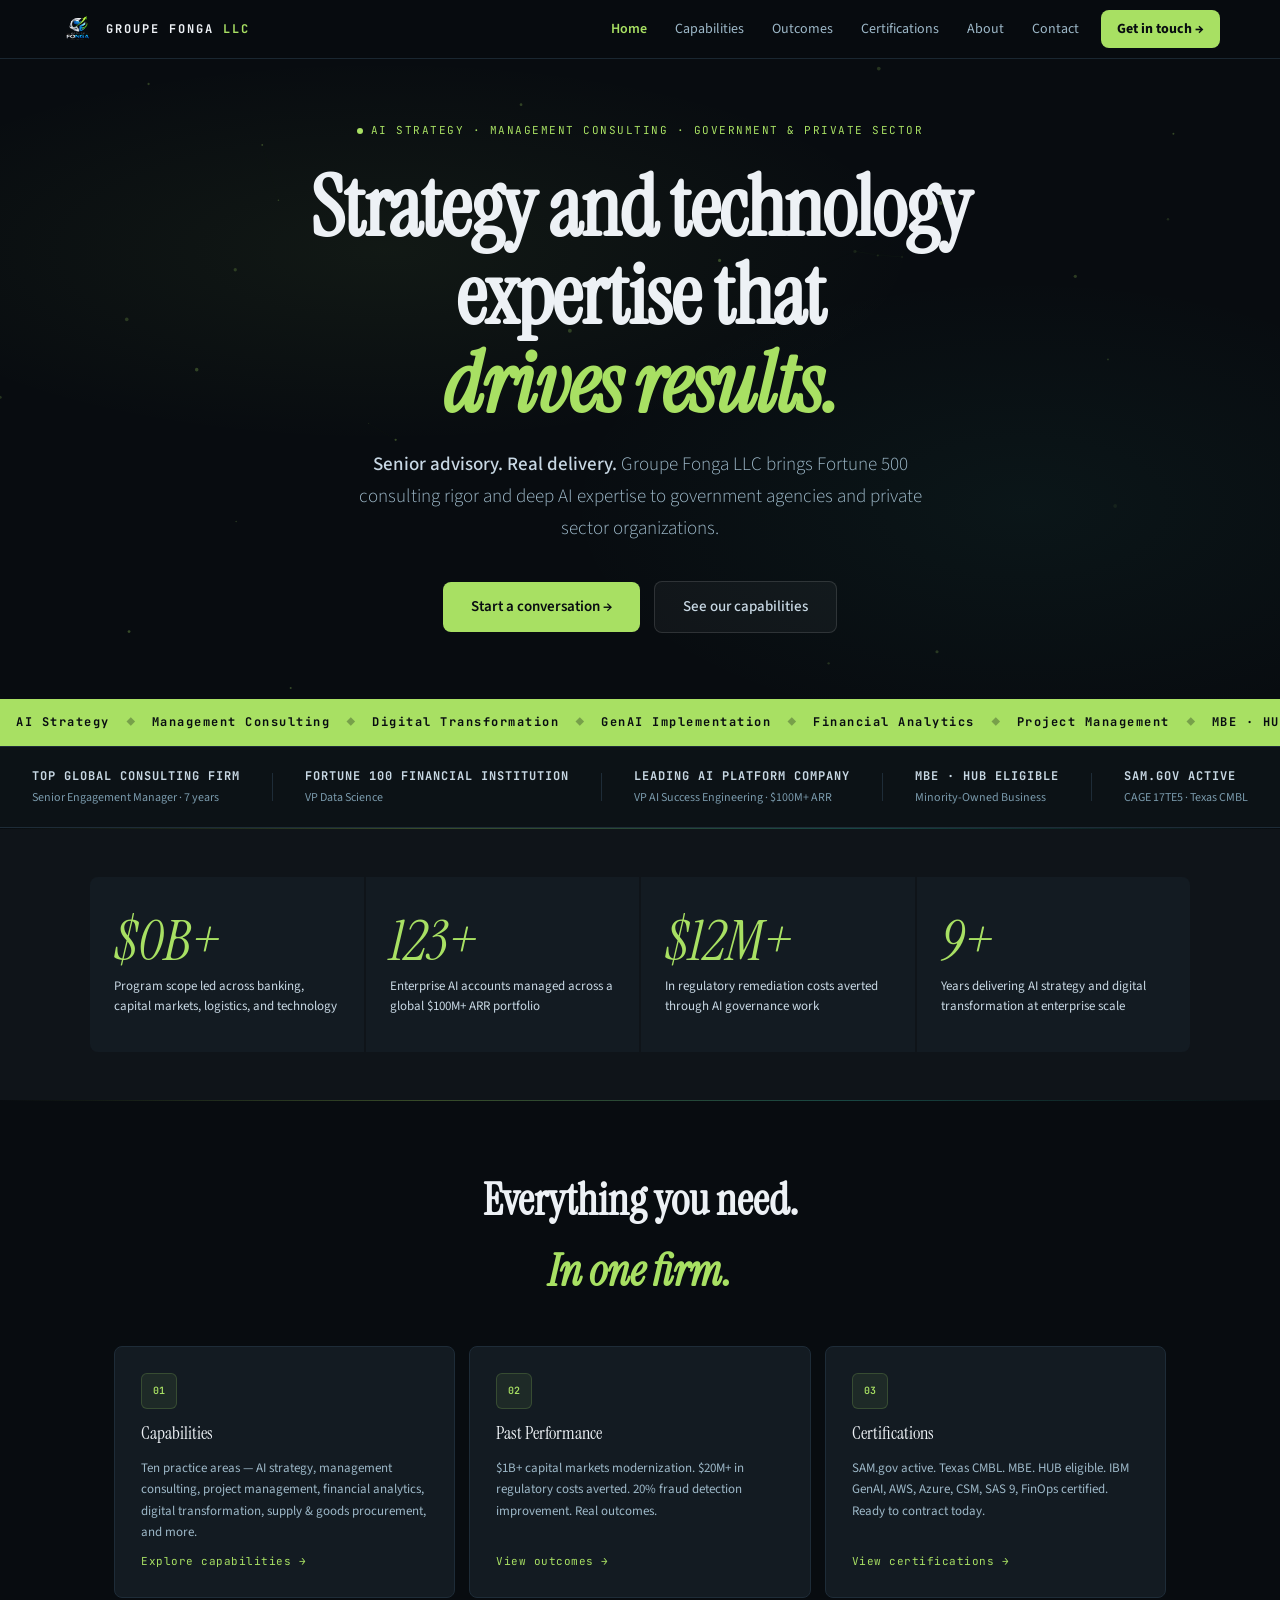
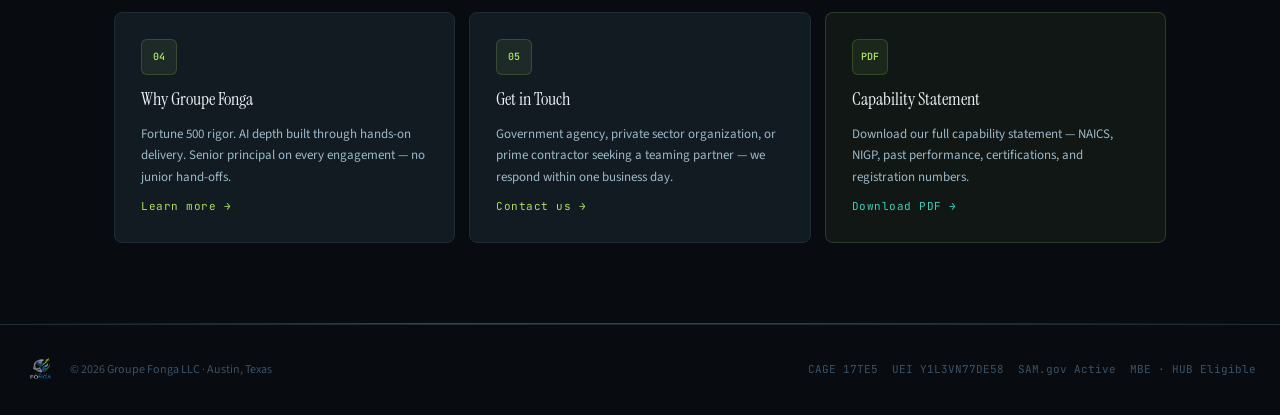
<file: index.html>
<!DOCTYPE html>
<html lang="en">
<head>
<meta charset="UTF-8">
<meta name="viewport" content="width=device-width, initial-scale=1.0">
<title>Home — Groupe Fonga LLC</title>
<meta name="description" content="Groupe Fonga LLC is an Austin-based MBE providing AI strategy, management consulting, and digital transformation for government and private sector organizations.">
<link rel="canonical" href="https://groupefonga.com/">
<meta name="robots" content="index, follow">
<meta property="og:type" content="website">
<meta property="og:site_name" content="Groupe Fonga LLC">
<meta property="og:title" content="Groupe Fonga LLC — AI Strategy & Management Consulting">
<meta property="og:description" content="Senior advisory and real delivery. AI strategy, management consulting, and digital transformation for government and private sector organizations. MBE. Austin, TX.">
<meta property="og:url" content="https://groupefonga.com/">
<meta property="og:image" content="https://groupefonga.com/og-image.png">
<meta property="og:locale" content="en_US">
<meta name="twitter:card" content="summary_large_image">
<meta name="twitter:title" content="Groupe Fonga LLC — AI Strategy & Management Consulting">
<meta name="twitter:description" content="Senior advisory and real delivery. AI strategy and management consulting. MBE. Austin, TX.">
<meta name="twitter:image" content="https://groupefonga.com/og-image.png">
<link rel="icon" href="/favicon.ico" sizes="any">
<link rel="icon" type="image/png" sizes="32x32" href="/favicon-32.png">
<link rel="apple-touch-icon" href="/apple-touch-icon.png">
<link rel="preconnect" href="https://fonts.googleapis.com">
<link rel="preconnect" href="https://fonts.gstatic.com" crossorigin>
<link href="https://fonts.googleapis.com/css2?family=Instrument+Serif:ital@0;1&family=JetBrains+Mono:wght@400;500;600;700&family=Source+Sans+3:ital,wght@0,300;0,400;0,500;0,600;0,700;1,400&display=swap" rel="stylesheet">
<link rel="stylesheet" href="/styles.css">
<script type="application/ld+json">
{
  "@context": "https://schema.org",
  "@type": "ProfessionalService",
  "name": "Groupe Fonga LLC",
  "url": "https://groupefonga.com/",
  "logo": "https://groupefonga.com/logo.png",
  "image": "https://groupefonga.com/og-image.png",
  "description": "AI strategy and management consulting for government agencies and private sector organizations.",
  "email": "info@groupefonga.com",
  "telephone": "+1-737-637-7040",
  "address": {
    "@type": "PostalAddress",
    "addressLocality": "Austin",
    "addressRegion": "TX",
    "addressCountry": "US"
  },
  "areaServed": "US",
  "founder": { "@type": "Person", "name": "Groupe Fonga" },
  "knowsAbout": ["AI Strategy", "Management Consulting", "Digital Transformation", "GenAI Implementation", "Financial Analytics"],
  "identifier": [
    { "@type": "PropertyValue", "name": "CAGE", "value": "17TE5" },
    { "@type": "PropertyValue", "name": "UEI", "value": "Y1L3VN77DE58" }
  ]
}
</script>
</head>
<body>
<header class="site-header">
  <div class="nav-inner">
    <a href="/" class="nav-logo">
      <img src="/logo.png" width="36" height="36" alt="Groupe Fonga LLC"/>
      <span class="nav-logo-text">GROUPE FONGA <em>LLC</em></span>
    </a>
    <button class="nav-toggle" type="button" aria-label="Open menu" aria-expanded="false" aria-controls="site-nav">
      <svg viewBox="0 0 24 24" aria-hidden="true"><path d="M4 7h16M4 12h16M4 17h16"/></svg>
    </button>
    <nav id="site-nav" class="nav-links" aria-label="Primary">
      <a href="/" class="active">Home</a>
      <a href="/capabilities.html">Capabilities</a>
      <a href="/outcomes.html">Outcomes</a>
      <a href="/certifications.html">Certifications</a>
      <a href="/about.html">About</a>
      <a href="/contact.html">Contact</a>
      <a href="/contact.html" class="nav-cta">Get in touch →</a>
    </nav>
  </div>
</header>

<section class="hero">
  <canvas id="particles" aria-hidden="true"></canvas>
  <div class="hero-content">
    <p class="eyebrow"><span class="eyebrow-dot" aria-hidden="true"></span>AI Strategy · Management Consulting · Government &amp; Private Sector</p>
    <h1 class="hero-h1">Strategy and technology<br>expertise that<br><em>drives results.</em></h1>
    <p class="hero-sub"><strong>Senior advisory. Real delivery.</strong> Groupe Fonga LLC brings Fortune 500 consulting rigor and deep AI expertise to government agencies and private sector organizations.</p>
    <div class="hero-actions">
      <a href="/contact.html" class="btn-primary">Start a conversation →</a>
      <a href="/capabilities.html" class="btn-secondary">See our capabilities</a>
    </div>
  </div>
</section>

<div class="ticker" aria-hidden="true">
  <div class="ticker-track">
    <span class="ticker-item">AI Strategy</span><span class="ticker-sep">◆</span>
    <span class="ticker-item">Management Consulting</span><span class="ticker-sep">◆</span>
    <span class="ticker-item">Digital Transformation</span><span class="ticker-sep">◆</span>
    <span class="ticker-item">GenAI Implementation</span><span class="ticker-sep">◆</span>
    <span class="ticker-item">Financial Analytics</span><span class="ticker-sep">◆</span>
    <span class="ticker-item">Project Management</span><span class="ticker-sep">◆</span>
    <span class="ticker-item">MBE · HUB Eligible</span><span class="ticker-sep">◆</span>
    <span class="ticker-item">Austin TX · CAGE 17TE5</span><span class="ticker-sep">◆</span>
    <span class="ticker-item">AI Strategy</span><span class="ticker-sep">◆</span>
    <span class="ticker-item">Management Consulting</span><span class="ticker-sep">◆</span>
    <span class="ticker-item">Digital Transformation</span><span class="ticker-sep">◆</span>
    <span class="ticker-item">GenAI Implementation</span><span class="ticker-sep">◆</span>
  </div>
</div>

<div class="cred-bar">
  <div><div class="cred-name">Top Global Consulting Firm</div><div class="cred-sub">Senior Engagement Manager · 7 years</div></div>
  <div class="cred-div" aria-hidden="true"></div>
  <div><div class="cred-name">Fortune 100 Financial Institution</div><div class="cred-sub">VP Data Science</div></div>
  <div class="cred-div" aria-hidden="true"></div>
  <div><div class="cred-name">Leading AI Platform Company</div><div class="cred-sub">VP AI Success Engineering · $100M+ ARR</div></div>
  <div class="cred-div" aria-hidden="true"></div>
  <div><div class="cred-name">MBE · HUB Eligible</div><div class="cred-sub">Minority-Owned Business</div></div>
  <div class="cred-div" aria-hidden="true"></div>
  <div><div class="cred-name">SAM.gov Active</div><div class="cred-sub">CAGE 17TE5 · Texas CMBL</div></div>
</div>

<div class="glow-divider"></div>
<div class="stats-wrap">
  <div class="stats-grid">
    <div class="stat-card fade-up"><div class="stat-num" data-target="1" data-suffix="B+" data-prefix="$">$1B+</div><div class="stat-label">Program scope led across banking, capital markets, logistics, and technology</div></div>
    <div class="stat-card fade-up"><div class="stat-num" data-target="200" data-suffix="+" data-prefix="">200+</div><div class="stat-label">Enterprise AI accounts managed across a global $100M+ ARR portfolio</div></div>
    <div class="stat-card fade-up"><div class="stat-num" data-target="20" data-suffix="M+" data-prefix="$">$20M+</div><div class="stat-label">In regulatory remediation costs averted through AI governance work</div></div>
    <div class="stat-card fade-up"><div class="stat-num" data-target="15" data-suffix="+" data-prefix="">15+</div><div class="stat-label">Years delivering AI strategy and digital transformation at enterprise scale</div></div>
  </div>
</div>

<div class="glow-divider"></div>
<div class="previews">
  <h2 class="previews-title fade-up">Everything you need.<br><em>In one firm.</em></h2>
  <div class="preview-grid">
    <div class="preview-card fade-up">
      <div class="preview-mark" aria-hidden="true">01</div>
      <div class="preview-title">Capabilities</div>
      <div class="preview-desc">Ten practice areas — AI strategy, management consulting, project management, financial analytics, digital transformation, supply &amp; goods procurement, and more.</div>
      <a href="/capabilities.html" class="preview-link">Explore capabilities →</a>
    </div>
    <div class="preview-card fade-up">
      <div class="preview-mark" aria-hidden="true">02</div>
      <div class="preview-title">Past Performance</div>
      <div class="preview-desc">$1B+ capital markets modernization. $20M+ in regulatory costs averted. 20% fraud detection improvement. Real outcomes.</div>
      <a href="/outcomes.html" class="preview-link">View outcomes →</a>
    </div>
    <div class="preview-card fade-up">
      <div class="preview-mark" aria-hidden="true">03</div>
      <div class="preview-title">Certifications</div>
      <div class="preview-desc">SAM.gov active. Texas CMBL. MBE. HUB eligible. IBM GenAI, AWS, Azure, CSM, SAS 9, FinOps certified. Ready to contract today.</div>
      <a href="/certifications.html" class="preview-link">View certifications →</a>
    </div>
    <div class="preview-card fade-up">
      <div class="preview-mark" aria-hidden="true">04</div>
      <div class="preview-title">Why Groupe Fonga</div>
      <div class="preview-desc">Fortune 500 rigor. AI depth built through hands-on delivery. Senior principal on every engagement — no junior hand-offs.</div>
      <a href="/about.html" class="preview-link">Learn more →</a>
    </div>
    <div class="preview-card fade-up">
      <div class="preview-mark" aria-hidden="true">05</div>
      <div class="preview-title">Get in Touch</div>
      <div class="preview-desc">Government agency, private sector organization, or prime contractor seeking a teaming partner — we respond within one business day.</div>
      <a href="/contact.html" class="preview-link">Contact us →</a>
    </div>
    <div class="preview-card fade-up is-accent">
      <div class="preview-mark" aria-hidden="true">PDF</div>
      <div class="preview-title">Capability Statement</div>
      <div class="preview-desc">Download our full capability statement — NAICS, NIGP, past performance, certifications, and registration numbers.</div>
      <a href="/capability-statement.pdf" class="preview-link teal">Download PDF →</a>
    </div>
  </div>
</div>

<div class="glow-divider"></div>
<footer>
  <div class="footer-left">
    <img src="/logo.png" width="34" height="34" alt=""/>
    <span class="footer-copy">© 2026 Groupe Fonga LLC · Austin, Texas</span>
  </div>
  <div class="footer-reg">
    <span>CAGE 17TE5</span><span>UEI Y1L3VN77DE58</span><span>SAM.gov Active</span><span>MBE · HUB Eligible</span>
  </div>
</footer>
<script src="/site.js" defer></script>
</body>
</html>
</file>
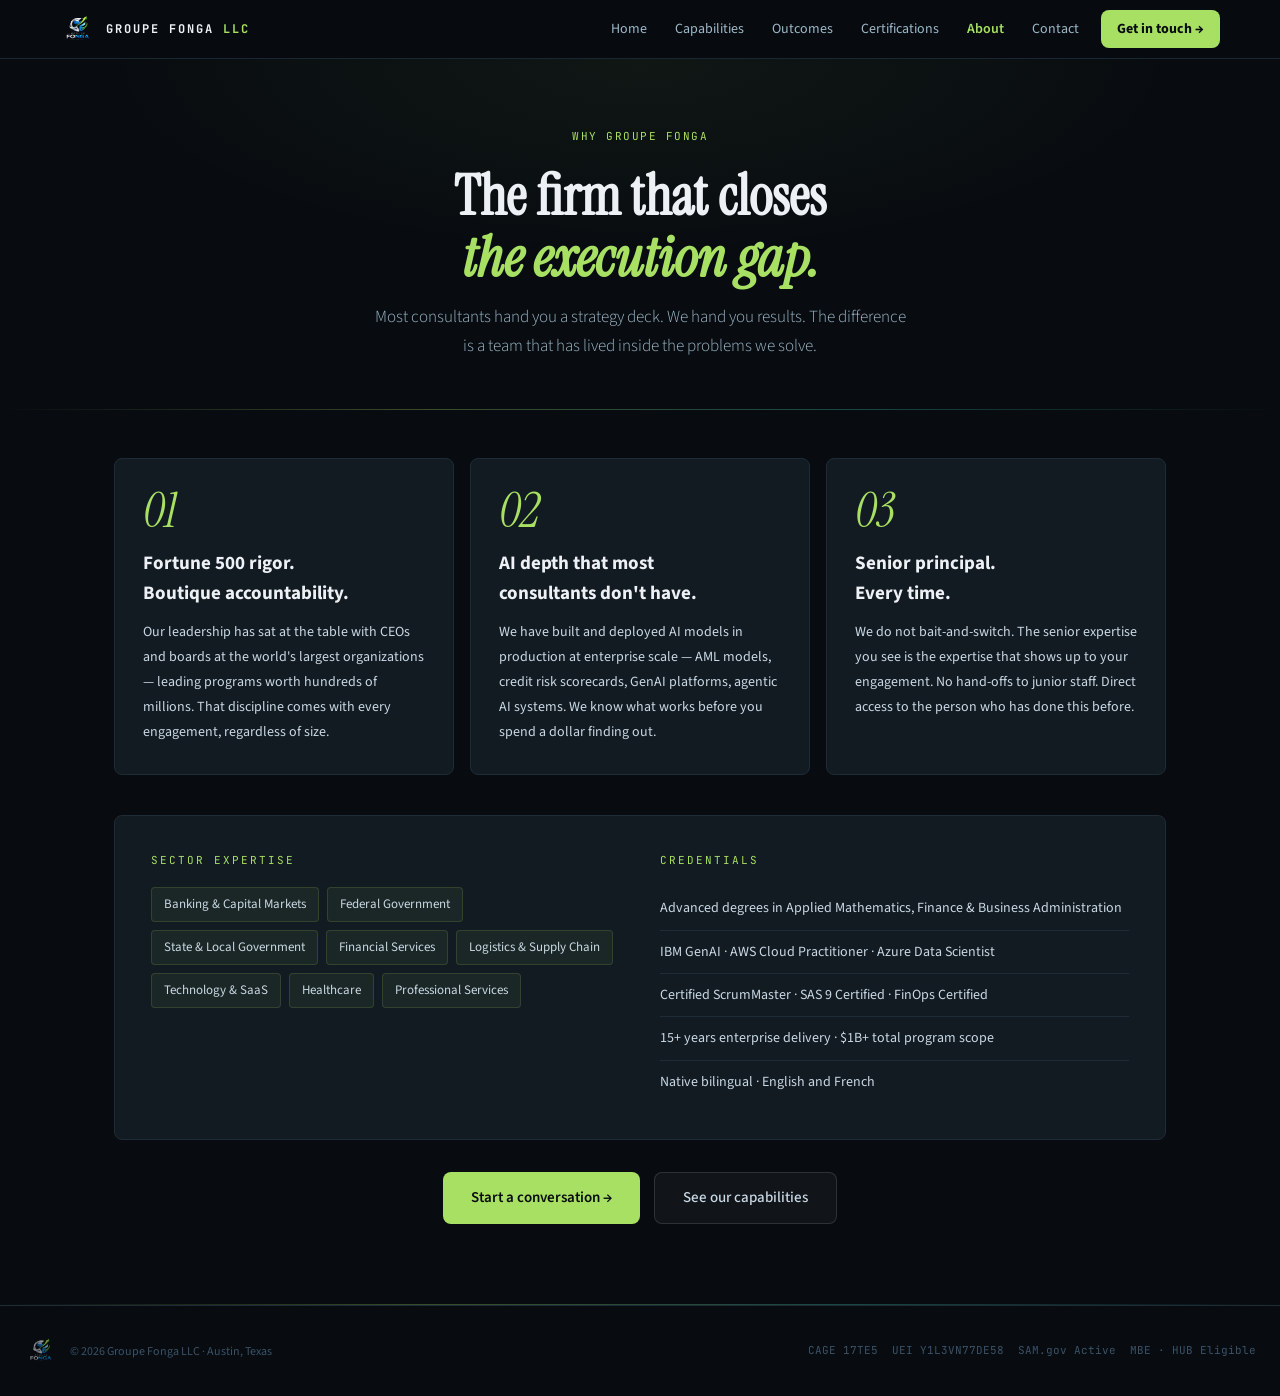
<file: about.html>
<!DOCTYPE html>
<html lang="en">
<head>
<meta charset="UTF-8">
<meta name="viewport" content="width=device-width, initial-scale=1.0">
<title>About — Groupe Fonga LLC</title>
<meta name="description" content="Why Groupe Fonga LLC: Fortune 500 rigor, production AI depth, and a senior principal on every engagement. Austin-based MBE serving government and private sector clients.">
<link rel="canonical" href="https://groupefonga.com/about.html">
<meta name="robots" content="index, follow">
<meta property="og:type" content="website">
<meta property="og:site_name" content="Groupe Fonga LLC">
<meta property="og:title" content="About — Groupe Fonga LLC">
<meta property="og:description" content="The firm that closes the execution gap — senior advisory with hands-on AI and transformation delivery.">
<meta property="og:url" content="https://groupefonga.com/about.html">
<meta property="og:image" content="https://groupefonga.com/og-image.png">
<meta name="twitter:card" content="summary_large_image">
<meta name="twitter:title" content="About — Groupe Fonga LLC">
<meta name="twitter:description" content="Fortune 500 rigor. Boutique accountability. Senior principal every time.">
<meta name="twitter:image" content="https://groupefonga.com/og-image.png">
<link rel="icon" href="/favicon.ico" sizes="any">
<link rel="icon" type="image/png" sizes="32x32" href="/favicon-32.png">
<link rel="apple-touch-icon" href="/apple-touch-icon.png">
<link rel="preconnect" href="https://fonts.googleapis.com">
<link rel="preconnect" href="https://fonts.gstatic.com" crossorigin>
<link href="https://fonts.googleapis.com/css2?family=Instrument+Serif:ital@0;1&family=JetBrains+Mono:wght@400;500;600;700&family=Source+Sans+3:ital,wght@0,300;0,400;0,500;0,600;0,700;1,400&display=swap" rel="stylesheet">
<link rel="stylesheet" href="/styles.css">
</head>
<body>
<header class="site-header">
  <div class="nav-inner">
    <a href="/" class="nav-logo">
      <img src="/logo.png" width="36" height="36" alt="Groupe Fonga LLC"/>
      <span class="nav-logo-text">GROUPE FONGA <em>LLC</em></span>
    </a>
    <button class="nav-toggle" type="button" aria-label="Open menu" aria-expanded="false" aria-controls="site-nav">
      <svg viewBox="0 0 24 24" aria-hidden="true"><path d="M4 7h16M4 12h16M4 17h16"/></svg>
    </button>
    <nav id="site-nav" class="nav-links" aria-label="Primary">
      <a href="/">Home</a>
      <a href="/capabilities.html">Capabilities</a>
      <a href="/outcomes.html">Outcomes</a>
      <a href="/certifications.html">Certifications</a>
      <a href="/about.html" class="active">About</a>
      <a href="/contact.html">Contact</a>
      <a href="/contact.html" class="nav-cta">Get in touch →</a>
    </nav>
  </div>
</header>

<div class="page-hero">
  <p class="page-eyebrow">Why Groupe Fonga</p>
  <h1 class="page-title">The firm that closes<br><em>the execution gap.</em></h1>
  <p class="page-sub">Most consultants hand you a strategy deck. We hand you results. The difference is a team that has lived inside the problems we solve.</p>
</div>
<div class="glow-divider"></div>
<main>
  <div class="card-grid-3" style="margin-bottom:40px;">
    <div class="card fade-up">
      <div class="num-mark">01</div>
      <h3 class="about-card-title">Fortune 500 rigor.<br>Boutique accountability.</h3>
      <p class="about-card-body">Our leadership has sat at the table with CEOs and boards at the world's largest organizations — leading programs worth hundreds of millions. That discipline comes with every engagement, regardless of size.</p>
    </div>
    <div class="card fade-up">
      <div class="num-mark">02</div>
      <h3 class="about-card-title">AI depth that most<br>consultants don't have.</h3>
      <p class="about-card-body">We have built and deployed AI models in production at enterprise scale — AML models, credit risk scorecards, GenAI platforms, agentic AI systems. We know what works before you spend a dollar finding out.</p>
    </div>
    <div class="card fade-up">
      <div class="num-mark">03</div>
      <h3 class="about-card-title">Senior principal.<br>Every time.</h3>
      <p class="about-card-body">We do not bait-and-switch. The senior expertise you see is the expertise that shows up to your engagement. No hand-offs to junior staff. Direct access to the person who has done this before.</p>
    </div>
  </div>
  <div class="about-panel fade-up">
    <div class="about-split">
      <div>
        <div class="section-label">Sector expertise</div>
        <div class="sector-list">
          <span class="sector-chip">Banking &amp; Capital Markets</span>
          <span class="sector-chip">Federal Government</span>
          <span class="sector-chip">State &amp; Local Government</span>
          <span class="sector-chip">Financial Services</span>
          <span class="sector-chip">Logistics &amp; Supply Chain</span>
          <span class="sector-chip">Technology &amp; SaaS</span>
          <span class="sector-chip">Healthcare</span>
          <span class="sector-chip">Professional Services</span>
        </div>
      </div>
      <div>
        <div class="section-label">Credentials</div>
        <div class="cred-list">
          <div>Advanced degrees in Applied Mathematics, Finance &amp; Business Administration</div>
          <div>IBM GenAI · AWS Cloud Practitioner · Azure Data Scientist</div>
          <div>Certified ScrumMaster · SAS 9 Certified · FinOps Certified</div>
          <div>15+ years enterprise delivery · $1B+ total program scope</div>
          <div>Native bilingual · English and French</div>
        </div>
      </div>
    </div>
  </div>
  <div class="cta-row fade-up">
    <a href="/contact.html" class="btn-primary">Start a conversation →</a>
    <a href="/capabilities.html" class="btn-secondary">See our capabilities</a>
  </div>
</main>
<div class="glow-divider"></div>
<footer>
  <div class="footer-left">
    <img src="/logo.png" width="34" height="34" alt=""/>
    <span class="footer-copy">© 2026 Groupe Fonga LLC · Austin, Texas</span>
  </div>
  <div class="footer-reg">
    <span>CAGE 17TE5</span><span>UEI Y1L3VN77DE58</span><span>SAM.gov Active</span><span>MBE · HUB Eligible</span>
  </div>
</footer>
<script src="/site.js" defer></script>
</body>
</html>
</file>
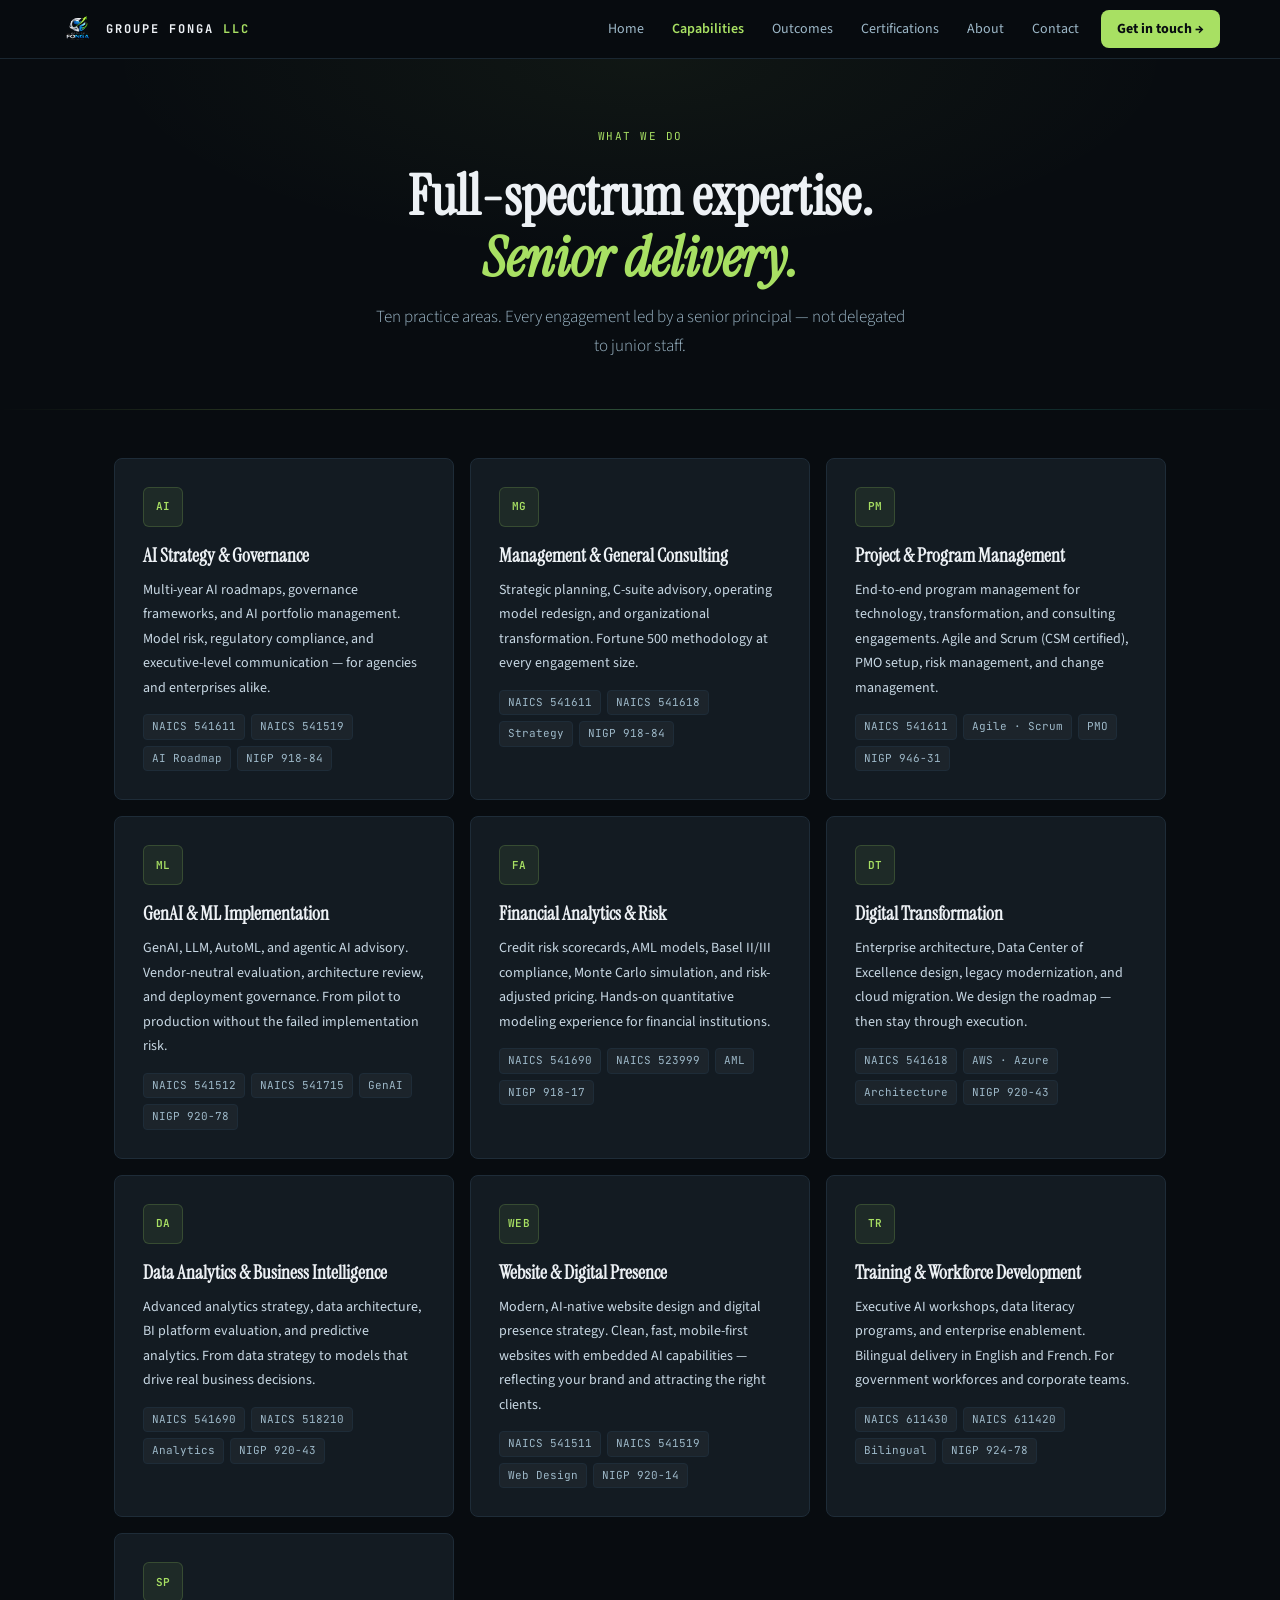
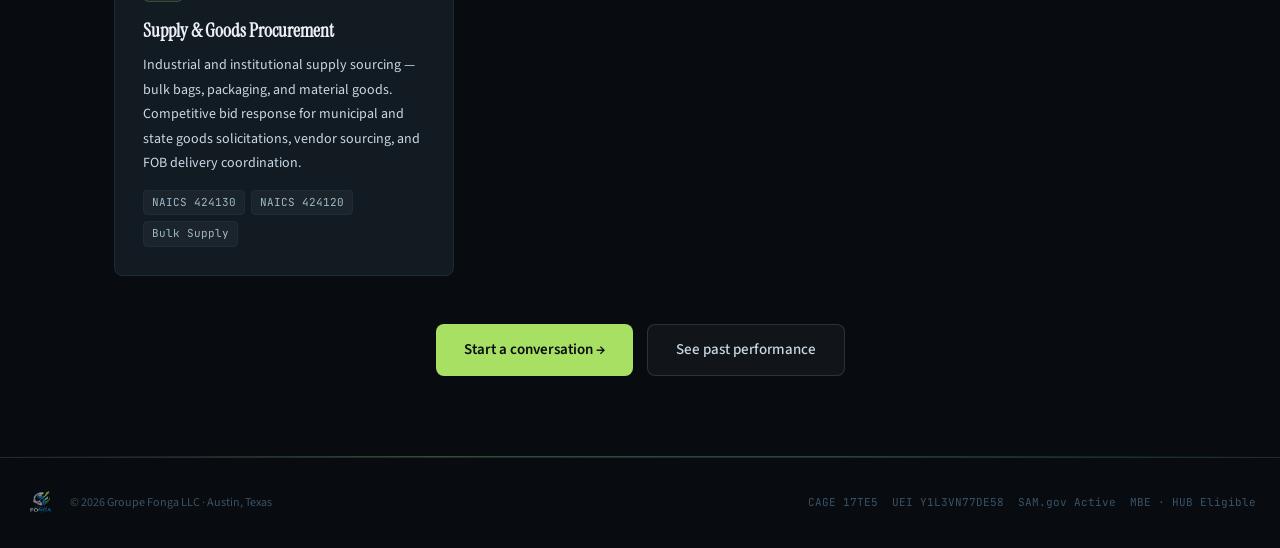
<file: capabilities.html>
<!DOCTYPE html>
<html lang="en">
<head>
<meta charset="UTF-8">
<meta name="viewport" content="width=device-width, initial-scale=1.0">
<title>Capabilities — Groupe Fonga LLC</title>
<meta name="description" content="Ten practice areas from Groupe Fonga LLC: AI strategy &amp; governance, GenAI/ML implementation, management consulting, financial analytics, digital transformation, and more.">
<link rel="canonical" href="https://groupefonga.com/capabilities.html">
<meta name="robots" content="index, follow">
<meta property="og:type" content="website">
<meta property="og:site_name" content="Groupe Fonga LLC">
<meta property="og:title" content="Capabilities — Groupe Fonga LLC">
<meta property="og:description" content="Full-spectrum AI strategy, management consulting, and digital delivery. Every engagement led by a senior principal.">
<meta property="og:url" content="https://groupefonga.com/capabilities.html">
<meta property="og:image" content="https://groupefonga.com/og-image.png">
<meta name="twitter:card" content="summary_large_image">
<meta name="twitter:title" content="Capabilities — Groupe Fonga LLC">
<meta name="twitter:description" content="AI strategy, GenAI, management consulting, financial analytics, and digital transformation.">
<meta name="twitter:image" content="https://groupefonga.com/og-image.png">
<link rel="icon" href="/favicon.ico" sizes="any">
<link rel="icon" type="image/png" sizes="32x32" href="/favicon-32.png">
<link rel="apple-touch-icon" href="/apple-touch-icon.png">
<link rel="preconnect" href="https://fonts.googleapis.com">
<link rel="preconnect" href="https://fonts.gstatic.com" crossorigin>
<link href="https://fonts.googleapis.com/css2?family=Instrument+Serif:ital@0;1&family=JetBrains+Mono:wght@400;500;600;700&family=Source+Sans+3:ital,wght@0,300;0,400;0,500;0,600;0,700;1,400&display=swap" rel="stylesheet">
<link rel="stylesheet" href="/styles.css">
</head>
<body>
<header class="site-header">
  <div class="nav-inner">
    <a href="/" class="nav-logo">
      <img src="/logo.png" width="36" height="36" alt="Groupe Fonga LLC"/>
      <span class="nav-logo-text">GROUPE FONGA <em>LLC</em></span>
    </a>
    <button class="nav-toggle" type="button" aria-label="Open menu" aria-expanded="false" aria-controls="site-nav">
      <svg viewBox="0 0 24 24" aria-hidden="true"><path d="M4 7h16M4 12h16M4 17h16"/></svg>
    </button>
    <nav id="site-nav" class="nav-links" aria-label="Primary">
      <a href="/">Home</a>
      <a href="/capabilities.html" class="active">Capabilities</a>
      <a href="/outcomes.html">Outcomes</a>
      <a href="/certifications.html">Certifications</a>
      <a href="/about.html">About</a>
      <a href="/contact.html">Contact</a>
      <a href="/contact.html" class="nav-cta">Get in touch →</a>
    </nav>
  </div>
</header>

<div class="page-hero">
  <p class="page-eyebrow">What we do</p>
  <h1 class="page-title">Full-spectrum expertise.<br><em>Senior delivery.</em></h1>
  <p class="page-sub">Ten practice areas. Every engagement led by a senior principal — not delegated to junior staff.</p>
</div>
<div class="glow-divider"></div>
<main>
  <div class="card-grid-3">
    <div class="card fade-up"><div class="card-icon" aria-hidden="true">AI</div><h3 class="card-title">AI Strategy &amp; Governance</h3><p class="card-desc">Multi-year AI roadmaps, governance frameworks, and AI portfolio management. Model risk, regulatory compliance, and executive-level communication — for agencies and enterprises alike.</p><div class="card-tags"><span class="tag">NAICS 541611</span><span class="tag">NAICS 541519</span><span class="tag">AI Roadmap</span><span class="tag">NIGP 918-84</span></div></div>
    <div class="card fade-up"><div class="card-icon" aria-hidden="true">MG</div><h3 class="card-title">Management &amp; General Consulting</h3><p class="card-desc">Strategic planning, C-suite advisory, operating model redesign, and organizational transformation. Fortune 500 methodology at every engagement size.</p><div class="card-tags"><span class="tag">NAICS 541611</span><span class="tag">NAICS 541618</span><span class="tag">Strategy</span><span class="tag">NIGP 918-84</span></div></div>
    <div class="card fade-up"><div class="card-icon" aria-hidden="true">PM</div><h3 class="card-title">Project &amp; Program Management</h3><p class="card-desc">End-to-end program management for technology, transformation, and consulting engagements. Agile and Scrum (CSM certified), PMO setup, risk management, and change management.</p><div class="card-tags"><span class="tag">NAICS 541611</span><span class="tag">Agile · Scrum</span><span class="tag">PMO</span><span class="tag">NIGP 946-31</span></div></div>
    <div class="card fade-up"><div class="card-icon" aria-hidden="true">ML</div><h3 class="card-title">GenAI &amp; ML Implementation</h3><p class="card-desc">GenAI, LLM, AutoML, and agentic AI advisory. Vendor-neutral evaluation, architecture review, and deployment governance. From pilot to production without the failed implementation risk.</p><div class="card-tags"><span class="tag">NAICS 541512</span><span class="tag">NAICS 541715</span><span class="tag">GenAI</span><span class="tag">NIGP 920-78</span></div></div>
    <div class="card fade-up"><div class="card-icon" aria-hidden="true">FA</div><h3 class="card-title">Financial Analytics &amp; Risk</h3><p class="card-desc">Credit risk scorecards, AML models, Basel II/III compliance, Monte Carlo simulation, and risk-adjusted pricing. Hands-on quantitative modeling experience for financial institutions.</p><div class="card-tags"><span class="tag">NAICS 541690</span><span class="tag">NAICS 523999</span><span class="tag">AML</span><span class="tag">NIGP 918-17</span></div></div>
    <div class="card fade-up"><div class="card-icon" aria-hidden="true">DT</div><h3 class="card-title">Digital Transformation</h3><p class="card-desc">Enterprise architecture, Data Center of Excellence design, legacy modernization, and cloud migration. We design the roadmap — then stay through execution.</p><div class="card-tags"><span class="tag">NAICS 541618</span><span class="tag">AWS · Azure</span><span class="tag">Architecture</span><span class="tag">NIGP 920-43</span></div></div>
    <div class="card fade-up"><div class="card-icon" aria-hidden="true">DA</div><h3 class="card-title">Data Analytics &amp; Business Intelligence</h3><p class="card-desc">Advanced analytics strategy, data architecture, BI platform evaluation, and predictive analytics. From data strategy to models that drive real business decisions.</p><div class="card-tags"><span class="tag">NAICS 541690</span><span class="tag">NAICS 518210</span><span class="tag">Analytics</span><span class="tag">NIGP 920-43</span></div></div>
    <div class="card fade-up"><div class="card-icon" aria-hidden="true">WEB</div><h3 class="card-title">Website &amp; Digital Presence</h3><p class="card-desc">Modern, AI-native website design and digital presence strategy. Clean, fast, mobile-first websites with embedded AI capabilities — reflecting your brand and attracting the right clients.</p><div class="card-tags"><span class="tag">NAICS 541511</span><span class="tag">NAICS 541519</span><span class="tag">Web Design</span><span class="tag">NIGP 920-14</span></div></div>
    <div class="card fade-up"><div class="card-icon" aria-hidden="true">TR</div><h3 class="card-title">Training &amp; Workforce Development</h3><p class="card-desc">Executive AI workshops, data literacy programs, and enterprise enablement. Bilingual delivery in English and French. For government workforces and corporate teams.</p><div class="card-tags"><span class="tag">NAICS 611430</span><span class="tag">NAICS 611420</span><span class="tag">Bilingual</span><span class="tag">NIGP 924-78</span></div></div>
    <div class="card fade-up"><div class="card-icon" aria-hidden="true">SP</div><h3 class="card-title">Supply &amp; Goods Procurement</h3><p class="card-desc">Industrial and institutional supply sourcing — bulk bags, packaging, and material goods. Competitive bid response for municipal and state goods solicitations, vendor sourcing, and FOB delivery coordination.</p><div class="card-tags"><span class="tag">NAICS 424130</span><span class="tag">NAICS 424120</span><span class="tag">Bulk Supply</span></div></div>
  </div>
  <div class="cta-row fade-up" style="margin-top:48px;">
    <a href="/contact.html" class="btn-primary">Start a conversation →</a>
    <a href="/outcomes.html" class="btn-secondary">See past performance</a>
  </div>
</main>
<div class="glow-divider"></div>
<footer>
  <div class="footer-left">
    <img src="/logo.png" width="34" height="34" alt=""/>
    <span class="footer-copy">© 2026 Groupe Fonga LLC · Austin, Texas</span>
  </div>
  <div class="footer-reg">
    <span>CAGE 17TE5</span><span>UEI Y1L3VN77DE58</span><span>SAM.gov Active</span><span>MBE · HUB Eligible</span>
  </div>
</footer>
<script src="/site.js" defer></script>
</body>
</html>
</file>
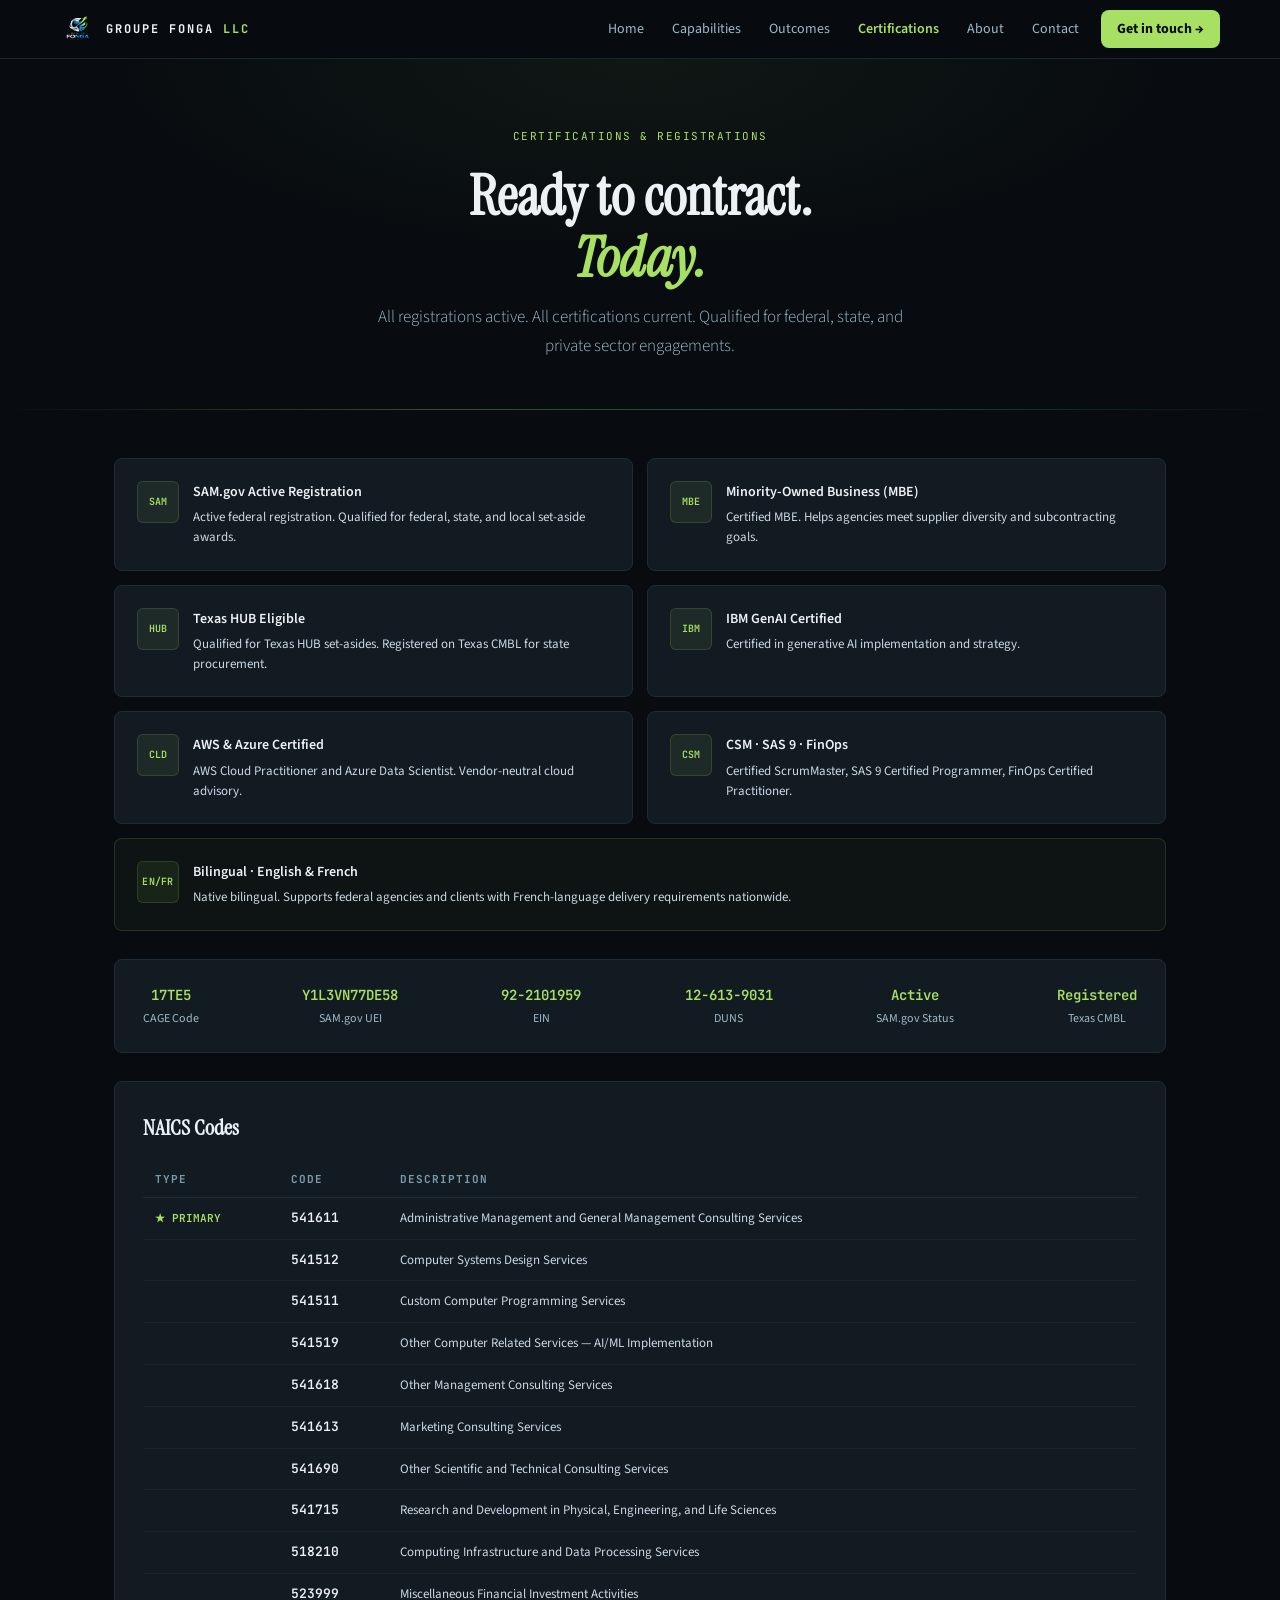
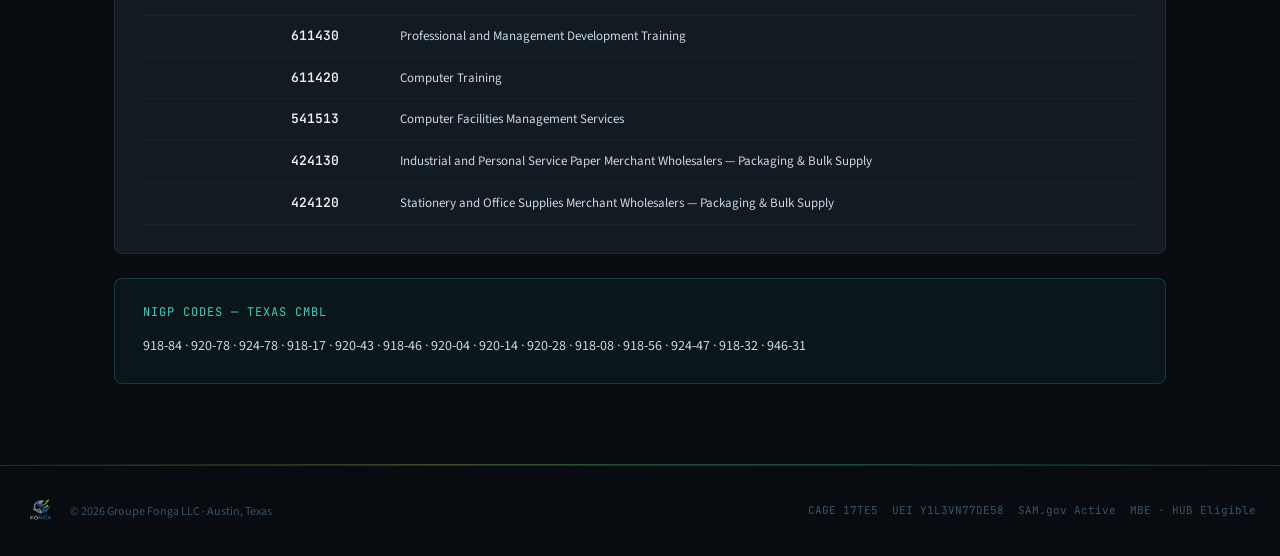
<file: certifications.html>
<!DOCTYPE html>
<html lang="en">
<head>
<meta charset="UTF-8">
<meta name="viewport" content="width=device-width, initial-scale=1.0">
<title>Certifications — Groupe Fonga LLC</title>
<meta name="description" content="Groupe Fonga LLC registrations and certifications: SAM.gov active (CAGE 17TE5), Texas CMBL, MBE, HUB eligible, plus NAICS/NIGP codes and technical credentials.">
<link rel="canonical" href="https://groupefonga.com/certifications.html">
<meta name="robots" content="index, follow">
<meta property="og:type" content="website">
<meta property="og:site_name" content="Groupe Fonga LLC">
<meta property="og:title" content="Certifications — Groupe Fonga LLC">
<meta property="og:description" content="SAM.gov active. Texas CMBL. MBE. HUB eligible. Ready to contract for federal, state, and private sector work.">
<meta property="og:url" content="https://groupefonga.com/certifications.html">
<meta property="og:image" content="https://groupefonga.com/og-image.png">
<meta name="twitter:card" content="summary_large_image">
<meta name="twitter:title" content="Certifications — Groupe Fonga LLC">
<meta name="twitter:description" content="CAGE 17TE5 · UEI Y1L3VN77DE58 · SAM.gov Active · MBE · HUB Eligible">
<meta name="twitter:image" content="https://groupefonga.com/og-image.png">
<link rel="icon" href="/favicon.ico" sizes="any">
<link rel="icon" type="image/png" sizes="32x32" href="/favicon-32.png">
<link rel="apple-touch-icon" href="/apple-touch-icon.png">
<link rel="preconnect" href="https://fonts.googleapis.com">
<link rel="preconnect" href="https://fonts.gstatic.com" crossorigin>
<link href="https://fonts.googleapis.com/css2?family=Instrument+Serif:ital@0;1&family=JetBrains+Mono:wght@400;500;600;700&family=Source+Sans+3:ital,wght@0,300;0,400;0,500;0,600;0,700;1,400&display=swap" rel="stylesheet">
<link rel="stylesheet" href="/styles.css">
</head>
<body>
<header class="site-header">
  <div class="nav-inner">
    <a href="/" class="nav-logo">
      <img src="/logo.png" width="36" height="36" alt="Groupe Fonga LLC"/>
      <span class="nav-logo-text">GROUPE FONGA <em>LLC</em></span>
    </a>
    <button class="nav-toggle" type="button" aria-label="Open menu" aria-expanded="false" aria-controls="site-nav">
      <svg viewBox="0 0 24 24" aria-hidden="true"><path d="M4 7h16M4 12h16M4 17h16"/></svg>
    </button>
    <nav id="site-nav" class="nav-links" aria-label="Primary">
      <a href="/">Home</a>
      <a href="/capabilities.html">Capabilities</a>
      <a href="/outcomes.html">Outcomes</a>
      <a href="/certifications.html" class="active">Certifications</a>
      <a href="/about.html">About</a>
      <a href="/contact.html">Contact</a>
      <a href="/contact.html" class="nav-cta">Get in touch →</a>
    </nav>
  </div>
</header>

<div class="page-hero">
  <p class="page-eyebrow">Certifications &amp; registrations</p>
  <h1 class="page-title">Ready to contract.<br><em>Today.</em></h1>
  <p class="page-sub">All registrations active. All certifications current. Qualified for federal, state, and private sector engagements.</p>
</div>
<div class="glow-divider"></div>
<main>
  <div class="cert-grid">
    <div class="cert-card fade-up"><div class="cert-badge" aria-hidden="true">SAM</div><div><div class="cert-name">SAM.gov Active Registration</div><div class="cert-desc">Active federal registration. Qualified for federal, state, and local set-aside awards.</div></div></div>
    <div class="cert-card fade-up"><div class="cert-badge" aria-hidden="true">MBE</div><div><div class="cert-name">Minority-Owned Business (MBE)</div><div class="cert-desc">Certified MBE. Helps agencies meet supplier diversity and subcontracting goals.</div></div></div>
    <div class="cert-card fade-up"><div class="cert-badge" aria-hidden="true">HUB</div><div><div class="cert-name">Texas HUB Eligible</div><div class="cert-desc">Qualified for Texas HUB set-asides. Registered on Texas CMBL for state procurement.</div></div></div>
    <div class="cert-card fade-up"><div class="cert-badge" aria-hidden="true">IBM</div><div><div class="cert-name">IBM GenAI Certified</div><div class="cert-desc">Certified in generative AI implementation and strategy.</div></div></div>
    <div class="cert-card fade-up"><div class="cert-badge" aria-hidden="true">CLD</div><div><div class="cert-name">AWS &amp; Azure Certified</div><div class="cert-desc">AWS Cloud Practitioner and Azure Data Scientist. Vendor-neutral cloud advisory.</div></div></div>
    <div class="cert-card fade-up"><div class="cert-badge" aria-hidden="true">CSM</div><div><div class="cert-name">CSM · SAS 9 · FinOps</div><div class="cert-desc">Certified ScrumMaster, SAS 9 Certified Programmer, FinOps Certified Practitioner.</div></div></div>
    <div class="cert-card fade-up is-wide"><div class="cert-badge" aria-hidden="true">EN/FR</div><div><div class="cert-name">Bilingual · English &amp; French</div><div class="cert-desc">Native bilingual. Supports federal agencies and clients with French-language delivery requirements nationwide.</div></div></div>
  </div>
  <div class="reg-strip fade-up">
    <div class="reg-item"><div class="reg-value">17TE5</div><div class="reg-key">CAGE Code</div></div>
    <div class="reg-item"><div class="reg-value">Y1L3VN77DE58</div><div class="reg-key">SAM.gov UEI</div></div>
    <div class="reg-item"><div class="reg-value">92-2101959</div><div class="reg-key">EIN</div></div>
    <div class="reg-item"><div class="reg-value">12-613-9031</div><div class="reg-key">DUNS</div></div>
    <div class="reg-item"><div class="reg-value">Active</div><div class="reg-key">SAM.gov Status</div></div>
    <div class="reg-item"><div class="reg-value">Registered</div><div class="reg-key">Texas CMBL</div></div>
  </div>
  <div class="panel-box fade-up">
    <h3 class="panel-title">NAICS Codes</h3>
    <table class="naics-table">
      <thead>
        <tr><th>Type</th><th>Code</th><th>Description</th></tr>
      </thead>
      <tbody>
        <tr><td><span class="naics-primary">★ PRIMARY</span></td><td><span class="naics-code">541611</span></td><td>Administrative Management and General Management Consulting Services</td></tr>
        <tr><td></td><td><span class="naics-code">541512</span></td><td>Computer Systems Design Services</td></tr>
        <tr><td></td><td><span class="naics-code">541511</span></td><td>Custom Computer Programming Services</td></tr>
        <tr><td></td><td><span class="naics-code">541519</span></td><td>Other Computer Related Services — AI/ML Implementation</td></tr>
        <tr><td></td><td><span class="naics-code">541618</span></td><td>Other Management Consulting Services</td></tr>
        <tr><td></td><td><span class="naics-code">541613</span></td><td>Marketing Consulting Services</td></tr>
        <tr><td></td><td><span class="naics-code">541690</span></td><td>Other Scientific and Technical Consulting Services</td></tr>
        <tr><td></td><td><span class="naics-code">541715</span></td><td>Research and Development in Physical, Engineering, and Life Sciences</td></tr>
        <tr><td></td><td><span class="naics-code">518210</span></td><td>Computing Infrastructure and Data Processing Services</td></tr>
        <tr><td></td><td><span class="naics-code">523999</span></td><td>Miscellaneous Financial Investment Activities</td></tr>
        <tr><td></td><td><span class="naics-code">611430</span></td><td>Professional and Management Development Training</td></tr>
        <tr><td></td><td><span class="naics-code">611420</span></td><td>Computer Training</td></tr>
        <tr><td></td><td><span class="naics-code">541513</span></td><td>Computer Facilities Management Services</td></tr>
        <tr><td></td><td><span class="naics-code">424130</span></td><td>Industrial and Personal Service Paper Merchant Wholesalers — Packaging &amp; Bulk Supply</td></tr>
        <tr><td></td><td><span class="naics-code">424120</span></td><td>Stationery and Office Supplies Merchant Wholesalers — Packaging &amp; Bulk Supply</td></tr>
      </tbody>
    </table>
  </div>
  <div class="nigp-box fade-up">
    <div class="nigp-label">NIGP Codes — Texas CMBL</div>
    <p class="nigp-codes">918-84 · 920-78 · 924-78 · 918-17 · 920-43 · 918-46 · 920-04 · 920-14 · 920-28 · 918-08 · 918-56 · 924-47 · 918-32 · 946-31</p>
  </div>
</main>
<div class="glow-divider"></div>
<footer>
  <div class="footer-left">
    <img src="/logo.png" width="34" height="34" alt=""/>
    <span class="footer-copy">© 2026 Groupe Fonga LLC · Austin, Texas</span>
  </div>
  <div class="footer-reg">
    <span>CAGE 17TE5</span><span>UEI Y1L3VN77DE58</span><span>SAM.gov Active</span><span>MBE · HUB Eligible</span>
  </div>
</footer>
<script src="/site.js" defer></script>
</body>
</html>
</file>
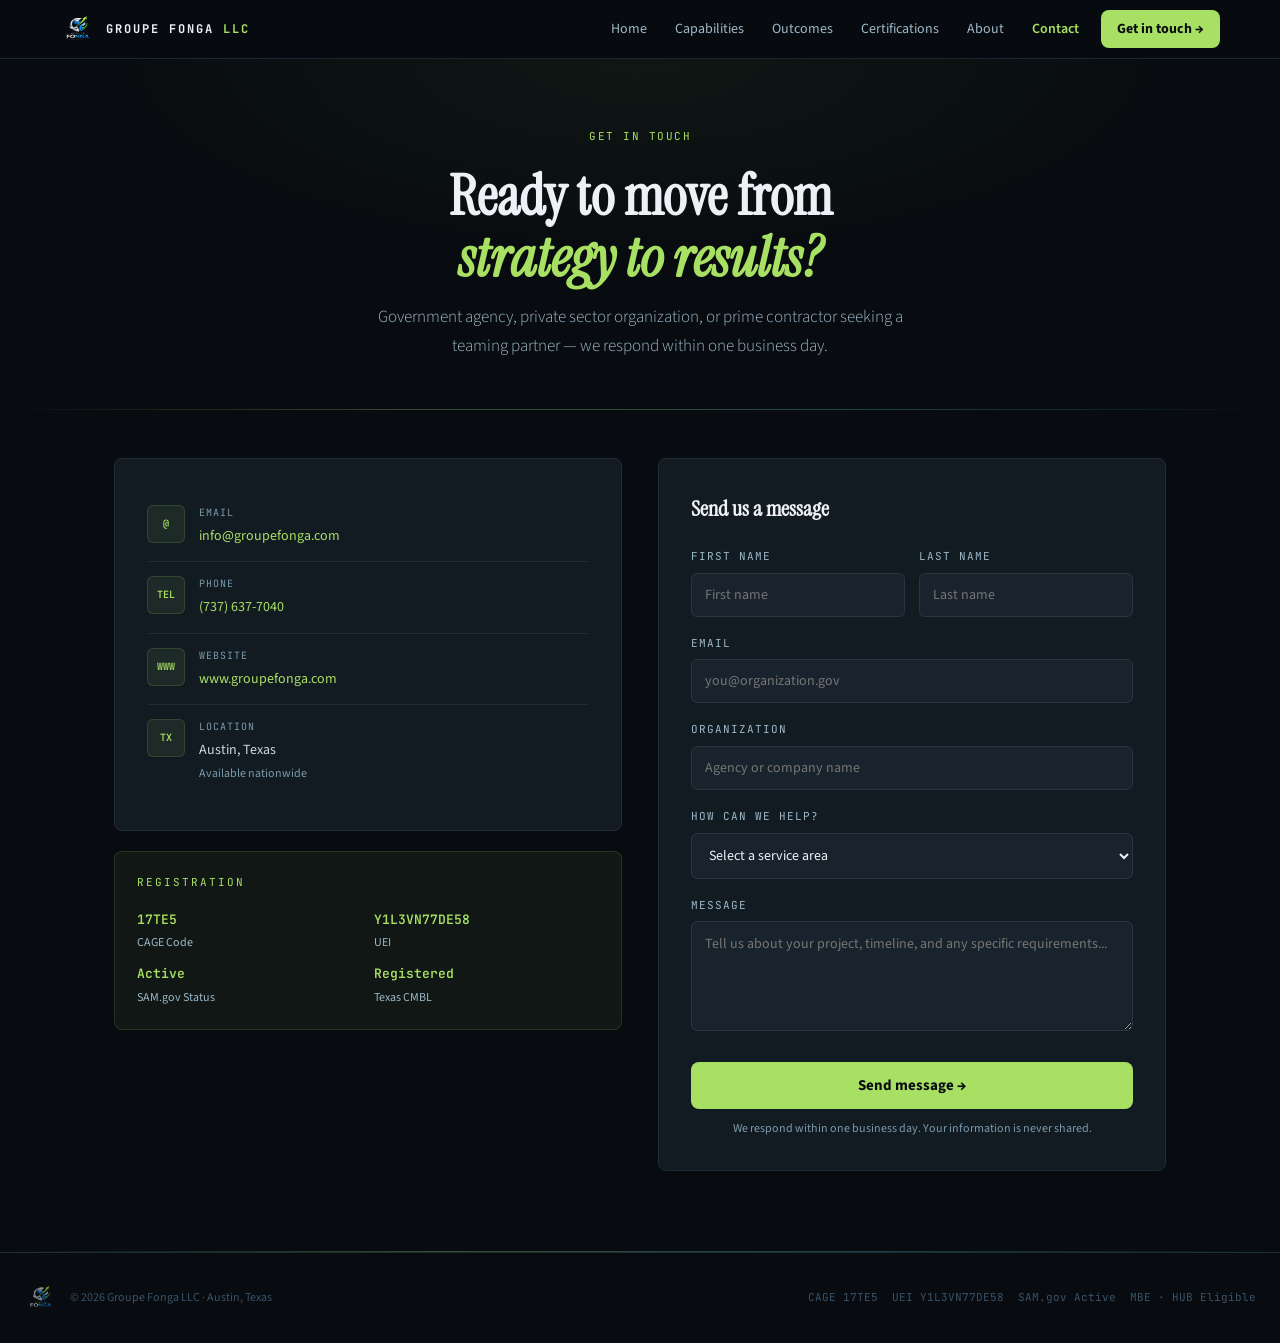
<file: contact.html>
<!DOCTYPE html>
<html lang="en">
<head>
<meta charset="UTF-8">
<meta name="viewport" content="width=device-width, initial-scale=1.0">
<title>Contact — Groupe Fonga LLC</title>
<meta name="description" content="Contact Groupe Fonga LLC in Austin, Texas. Email info@groupefonga.com or call (737) 637-7040. We respond within one business day. CAGE 17TE5.">
<link rel="canonical" href="https://groupefonga.com/contact.html">
<meta name="robots" content="index, follow">
<meta property="og:type" content="website">
<meta property="og:site_name" content="Groupe Fonga LLC">
<meta property="og:title" content="Contact — Groupe Fonga LLC">
<meta property="og:description" content="Start a conversation with Groupe Fonga LLC. Government, private sector, and teaming inquiries welcome.">
<meta property="og:url" content="https://groupefonga.com/contact.html">
<meta property="og:image" content="https://groupefonga.com/og-image.png">
<meta name="twitter:card" content="summary_large_image">
<meta name="twitter:title" content="Contact — Groupe Fonga LLC">
<meta name="twitter:description" content="info@groupefonga.com · (737) 637-7040 · Austin, Texas">
<meta name="twitter:image" content="https://groupefonga.com/og-image.png">
<link rel="icon" href="/favicon.ico" sizes="any">
<link rel="icon" type="image/png" sizes="32x32" href="/favicon-32.png">
<link rel="apple-touch-icon" href="/apple-touch-icon.png">
<link rel="preconnect" href="https://fonts.googleapis.com">
<link rel="preconnect" href="https://fonts.gstatic.com" crossorigin>
<link href="https://fonts.googleapis.com/css2?family=Instrument+Serif:ital@0;1&family=JetBrains+Mono:wght@400;500;600;700&family=Source+Sans+3:ital,wght@0,300;0,400;0,500;0,600;0,700;1,400&display=swap" rel="stylesheet">
<link rel="stylesheet" href="/styles.css">
</head>
<body>
<header class="site-header">
  <div class="nav-inner">
    <a href="/" class="nav-logo">
      <img src="/logo.png" width="36" height="36" alt="Groupe Fonga LLC"/>
      <span class="nav-logo-text">GROUPE FONGA <em>LLC</em></span>
    </a>
    <button class="nav-toggle" type="button" aria-label="Open menu" aria-expanded="false" aria-controls="site-nav">
      <svg viewBox="0 0 24 24" aria-hidden="true"><path d="M4 7h16M4 12h16M4 17h16"/></svg>
    </button>
    <nav id="site-nav" class="nav-links" aria-label="Primary">
      <a href="/">Home</a>
      <a href="/capabilities.html">Capabilities</a>
      <a href="/outcomes.html">Outcomes</a>
      <a href="/certifications.html">Certifications</a>
      <a href="/about.html">About</a>
      <a href="/contact.html" class="active">Contact</a>
      <a href="/contact.html" class="nav-cta">Get in touch →</a>
    </nav>
  </div>
</header>

<div class="page-hero">
  <p class="page-eyebrow">Get in touch</p>
  <h1 class="page-title">Ready to move from<br><em>strategy to results?</em></h1>
  <p class="page-sub">Government agency, private sector organization, or prime contractor seeking a teaming partner — we respond within one business day.</p>
</div>
<div class="glow-divider"></div>
<main>
  <div class="contact-wrap">
    <div>
      <div class="info-card fade-up">
        <div class="info-item">
          <div class="info-icon" aria-hidden="true">@</div>
          <div>
            <div class="info-label" id="label-email">Email</div>
            <div class="info-value"><a href="mailto:info@groupefonga.com" aria-labelledby="label-email">info@groupefonga.com</a></div>
          </div>
        </div>
        <div class="info-item">
          <div class="info-icon" aria-hidden="true">TEL</div>
          <div>
            <div class="info-label" id="label-phone">Phone</div>
            <div class="info-value"><a href="tel:+17376377040" aria-labelledby="label-phone">(737) 637-7040</a></div>
          </div>
        </div>
        <div class="info-item">
          <div class="info-icon" aria-hidden="true">WWW</div>
          <div>
            <div class="info-label" id="label-web">Website</div>
            <div class="info-value"><a href="https://www.groupefonga.com" aria-labelledby="label-web">www.groupefonga.com</a></div>
          </div>
        </div>
        <div class="info-item">
          <div class="info-icon" aria-hidden="true">TX</div>
          <div>
            <div class="info-label">Location</div>
            <div class="info-value">Austin, Texas<br><span class="info-note">Available nationwide</span></div>
          </div>
        </div>
      </div>
      <div class="reg-callout fade-up">
        <div class="section-label">Registration</div>
        <div class="reg-grid">
          <div><div class="reg-value">17TE5</div><div class="reg-key">CAGE Code</div></div>
          <div><div class="reg-value">Y1L3VN77DE58</div><div class="reg-key">UEI</div></div>
          <div><div class="reg-value">Active</div><div class="reg-key">SAM.gov Status</div></div>
          <div><div class="reg-value">Registered</div><div class="reg-key">Texas CMBL</div></div>
        </div>
      </div>
    </div>
    <div class="form-card fade-up">
      <h2 class="form-title">Send us a message</h2>
      <form id="contactForm" novalidate>
        <input type="hidden" name="_replyto" value="info@groupefonga.com"/>
        <input type="hidden" name="_subject" value="New inquiry from groupefonga.com"/>
        <div class="hp-field" aria-hidden="true">
          <label for="gotcha">Leave blank</label>
          <input type="text" id="gotcha" name="_gotcha" tabindex="-1" autocomplete="off"/>
        </div>
        <div class="form-row">
          <div class="form-group">
            <label class="form-label" for="first_name">First name</label>
            <input class="form-input" id="first_name" type="text" name="first_name" placeholder="First name" required autocomplete="given-name"/>
          </div>
          <div class="form-group">
            <label class="form-label" for="last_name">Last name</label>
            <input class="form-input" id="last_name" type="text" name="last_name" placeholder="Last name" required autocomplete="family-name"/>
          </div>
        </div>
        <div class="form-group">
          <label class="form-label" for="email">Email</label>
          <input class="form-input" id="email" type="email" name="email" placeholder="you@organization.gov" required autocomplete="email"/>
        </div>
        <div class="form-group">
          <label class="form-label" for="organization">Organization</label>
          <input class="form-input" id="organization" type="text" name="organization" placeholder="Agency or company name" autocomplete="organization"/>
        </div>
        <div class="form-group">
          <label class="form-label" for="service_area">How can we help?</label>
          <select class="form-select" id="service_area" name="service_area">
            <option value="">Select a service area</option>
            <option>AI Strategy &amp; Governance</option>
            <option>Management Consulting</option>
            <option>Project &amp; Program Management</option>
            <option>GenAI &amp; ML Implementation</option>
            <option>Financial Analytics &amp; Risk</option>
            <option>Digital Transformation</option>
            <option>Data Analytics &amp; BI</option>
            <option>Website &amp; Digital Presence</option>
            <option>Training &amp; Workforce Development</option>
            <option>Teaming / Subcontracting</option>
            <option>General Inquiry</option>
          </select>
        </div>
        <div class="form-group">
          <label class="form-label" for="message">Message</label>
          <textarea class="form-textarea" id="message" name="message" placeholder="Tell us about your project, timeline, and any specific requirements..." required></textarea>
        </div>
        <button type="submit" class="form-submit">Send message →</button>
        <p class="form-note">We respond within one business day. Your information is never shared.</p>
      </form>
    </div>
  </div>
</main>
<div class="glow-divider"></div>
<footer>
  <div class="footer-left">
    <img src="/logo.png" width="34" height="34" alt=""/>
    <span class="footer-copy">© 2026 Groupe Fonga LLC · Austin, Texas</span>
  </div>
  <div class="footer-reg">
    <span>CAGE 17TE5</span><span>UEI Y1L3VN77DE58</span><span>SAM.gov Active</span><span>MBE · HUB Eligible</span>
  </div>
</footer>
<script src="/site.js" defer></script>
</body>
</html>
</file>
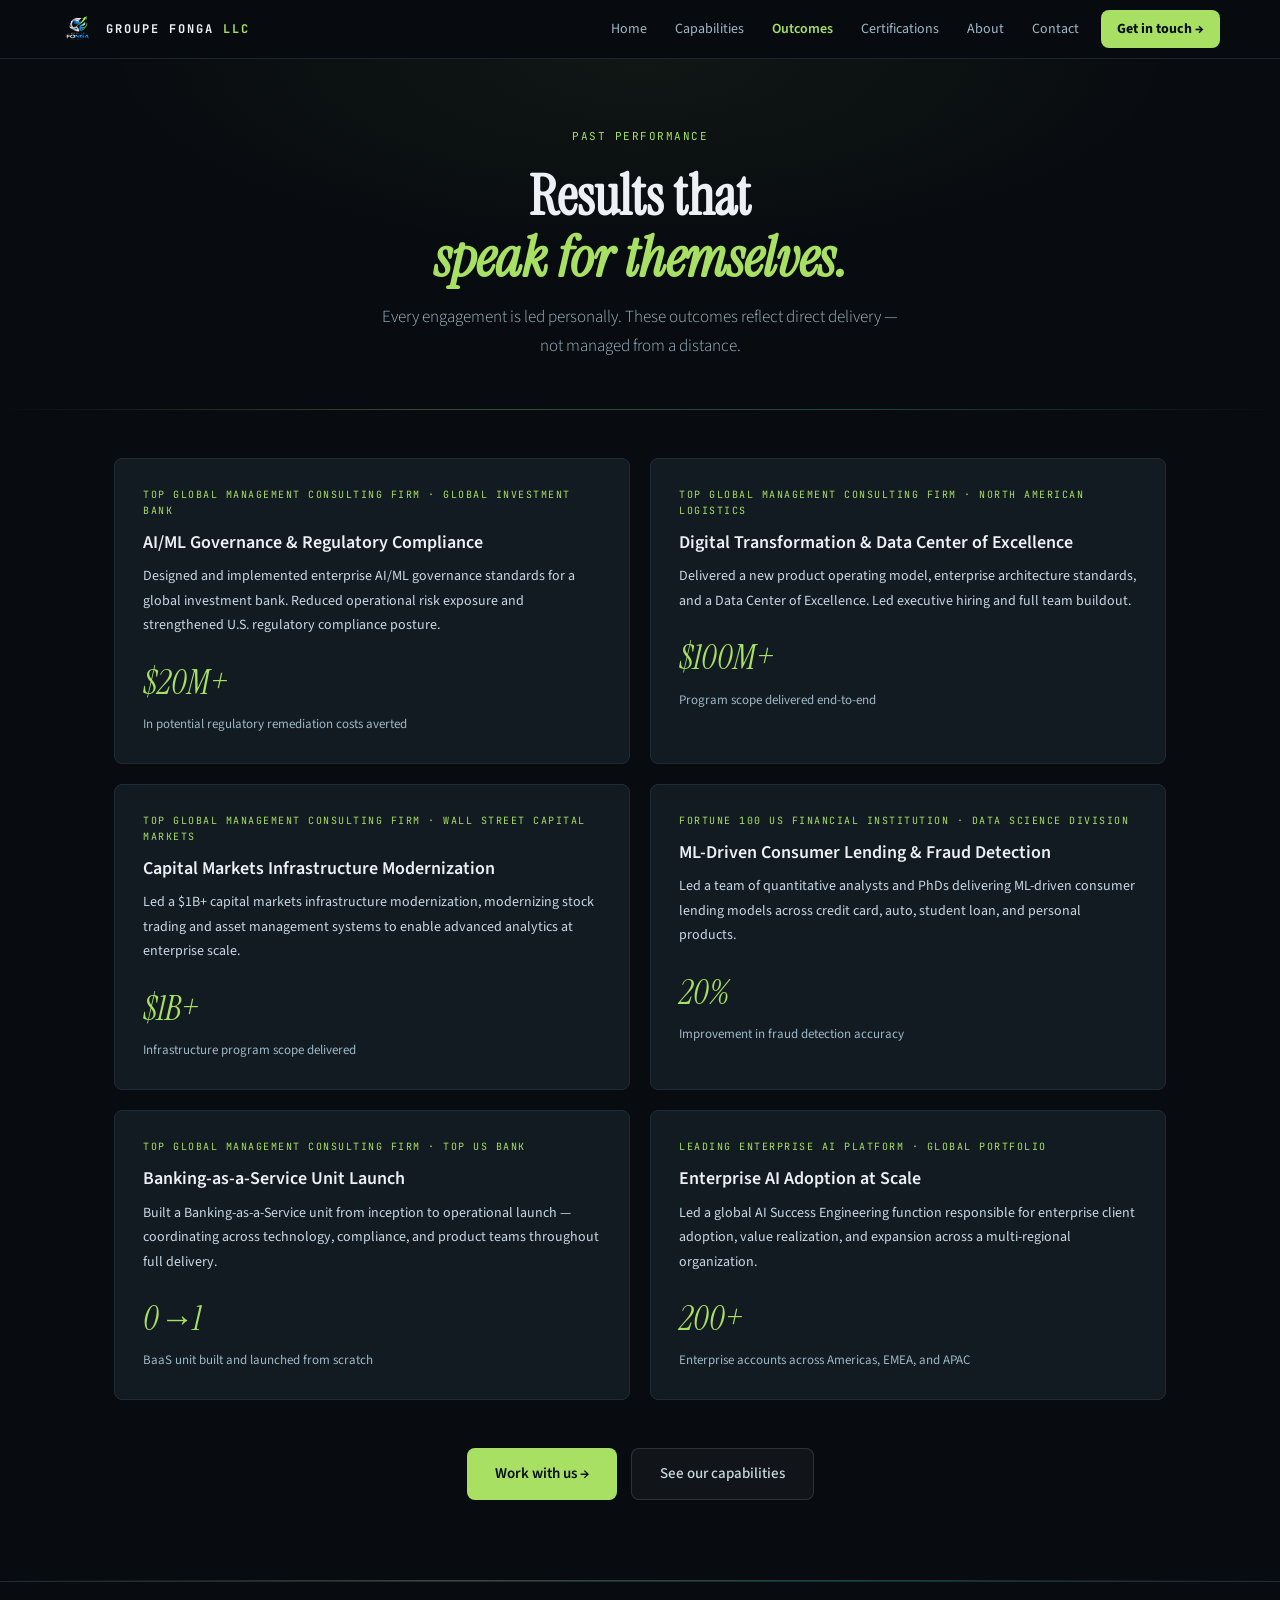
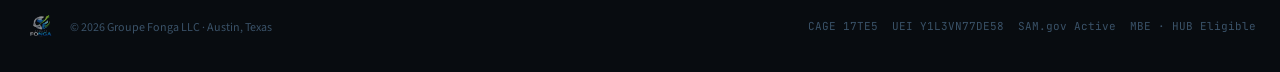
<file: outcomes.html>
<!DOCTYPE html>
<html lang="en">
<head>
<meta charset="UTF-8">
<meta name="viewport" content="width=device-width, initial-scale=1.0">
<title>Outcomes — Groupe Fonga LLC</title>
<meta name="description" content="Past performance from Groupe Fonga LLC: $1B+ capital markets modernization, $20M+ regulatory costs averted, enterprise AI adoption across 200+ accounts.">
<link rel="canonical" href="https://groupefonga.com/outcomes.html">
<meta name="robots" content="index, follow">
<meta property="og:type" content="website">
<meta property="og:site_name" content="Groupe Fonga LLC">
<meta property="og:title" content="Outcomes — Groupe Fonga LLC">
<meta property="og:description" content="Measurable results across banking, capital markets, logistics, and enterprise AI.">
<meta property="og:url" content="https://groupefonga.com/outcomes.html">
<meta property="og:image" content="https://groupefonga.com/og-image.png">
<meta name="twitter:card" content="summary_large_image">
<meta name="twitter:title" content="Outcomes — Groupe Fonga LLC">
<meta name="twitter:description" content="Past performance in AI governance, digital transformation, and capital markets.">
<meta name="twitter:image" content="https://groupefonga.com/og-image.png">
<link rel="icon" href="/favicon.ico" sizes="any">
<link rel="icon" type="image/png" sizes="32x32" href="/favicon-32.png">
<link rel="apple-touch-icon" href="/apple-touch-icon.png">
<link rel="preconnect" href="https://fonts.googleapis.com">
<link rel="preconnect" href="https://fonts.gstatic.com" crossorigin>
<link href="https://fonts.googleapis.com/css2?family=Instrument+Serif:ital@0;1&family=JetBrains+Mono:wght@400;500;600;700&family=Source+Sans+3:ital,wght@0,300;0,400;0,500;0,600;0,700;1,400&display=swap" rel="stylesheet">
<link rel="stylesheet" href="/styles.css">
</head>
<body>
<header class="site-header">
  <div class="nav-inner">
    <a href="/" class="nav-logo">
      <img src="/logo.png" width="36" height="36" alt="Groupe Fonga LLC"/>
      <span class="nav-logo-text">GROUPE FONGA <em>LLC</em></span>
    </a>
    <button class="nav-toggle" type="button" aria-label="Open menu" aria-expanded="false" aria-controls="site-nav">
      <svg viewBox="0 0 24 24" aria-hidden="true"><path d="M4 7h16M4 12h16M4 17h16"/></svg>
    </button>
    <nav id="site-nav" class="nav-links" aria-label="Primary">
      <a href="/">Home</a>
      <a href="/capabilities.html">Capabilities</a>
      <a href="/outcomes.html" class="active">Outcomes</a>
      <a href="/certifications.html">Certifications</a>
      <a href="/about.html">About</a>
      <a href="/contact.html">Contact</a>
      <a href="/contact.html" class="nav-cta">Get in touch →</a>
    </nav>
  </div>
</header>

<div class="page-hero">
  <p class="page-eyebrow">Past performance</p>
  <h1 class="page-title">Results that<br><em>speak for themselves.</em></h1>
  <p class="page-sub">Every engagement is led personally. These outcomes reflect direct delivery — not managed from a distance.</p>
</div>
<div class="glow-divider"></div>
<main>
  <div class="card-grid-2">
    <div class="outcome-card fade-up"><div class="outcome-client">Top Global Management Consulting Firm · Global Investment Bank</div><h3 class="outcome-title">AI/ML Governance &amp; Regulatory Compliance</h3><p class="outcome-desc">Designed and implemented enterprise AI/ML governance standards for a global investment bank. Reduced operational risk exposure and strengthened U.S. regulatory compliance posture.</p><div class="outcome-metric">$20M+</div><div class="outcome-metric-label">In potential regulatory remediation costs averted</div></div>
    <div class="outcome-card fade-up"><div class="outcome-client">Top Global Management Consulting Firm · North American Logistics</div><h3 class="outcome-title">Digital Transformation &amp; Data Center of Excellence</h3><p class="outcome-desc">Delivered a new product operating model, enterprise architecture standards, and a Data Center of Excellence. Led executive hiring and full team buildout.</p><div class="outcome-metric">$100M+</div><div class="outcome-metric-label">Program scope delivered end-to-end</div></div>
    <div class="outcome-card fade-up"><div class="outcome-client">Top Global Management Consulting Firm · Wall Street Capital Markets</div><h3 class="outcome-title">Capital Markets Infrastructure Modernization</h3><p class="outcome-desc">Led a $1B+ capital markets infrastructure modernization, modernizing stock trading and asset management systems to enable advanced analytics at enterprise scale.</p><div class="outcome-metric">$1B+</div><div class="outcome-metric-label">Infrastructure program scope delivered</div></div>
    <div class="outcome-card fade-up"><div class="outcome-client">Fortune 100 US Financial Institution · Data Science Division</div><h3 class="outcome-title">ML-Driven Consumer Lending &amp; Fraud Detection</h3><p class="outcome-desc">Led a team of quantitative analysts and PhDs delivering ML-driven consumer lending models across credit card, auto, student loan, and personal products.</p><div class="outcome-metric">20%</div><div class="outcome-metric-label">Improvement in fraud detection accuracy</div></div>
    <div class="outcome-card fade-up"><div class="outcome-client">Top Global Management Consulting Firm · Top US Bank</div><h3 class="outcome-title">Banking-as-a-Service Unit Launch</h3><p class="outcome-desc">Built a Banking-as-a-Service unit from inception to operational launch — coordinating across technology, compliance, and product teams throughout full delivery.</p><div class="outcome-metric">0→1</div><div class="outcome-metric-label">BaaS unit built and launched from scratch</div></div>
    <div class="outcome-card fade-up"><div class="outcome-client">Leading Enterprise AI Platform · Global Portfolio</div><h3 class="outcome-title">Enterprise AI Adoption at Scale</h3><p class="outcome-desc">Led a global AI Success Engineering function responsible for enterprise client adoption, value realization, and expansion across a multi-regional organization.</p><div class="outcome-metric">200+</div><div class="outcome-metric-label">Enterprise accounts across Americas, EMEA, and APAC</div></div>
  </div>
  <div class="cta-row fade-up" style="margin-top:48px;">
    <a href="/contact.html" class="btn-primary">Work with us →</a>
    <a href="/capabilities.html" class="btn-secondary">See our capabilities</a>
  </div>
</main>
<div class="glow-divider"></div>
<footer>
  <div class="footer-left">
    <img src="/logo.png" width="34" height="34" alt=""/>
    <span class="footer-copy">© 2026 Groupe Fonga LLC · Austin, Texas</span>
  </div>
  <div class="footer-reg">
    <span>CAGE 17TE5</span><span>UEI Y1L3VN77DE58</span><span>SAM.gov Active</span><span>MBE · HUB Eligible</span>
  </div>
</footer>
<script src="/site.js" defer></script>
</body>
</html>
</file>
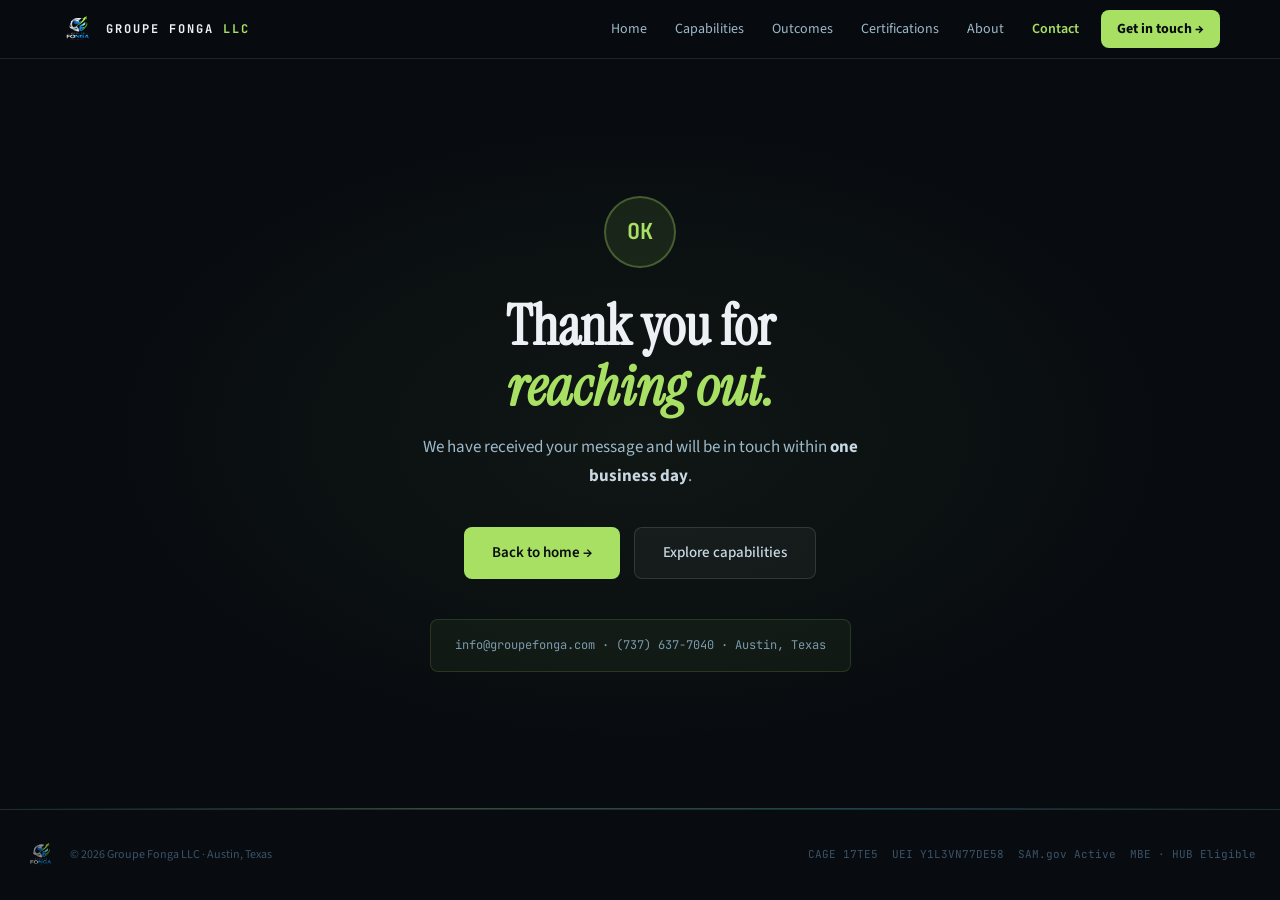
<file: thankyou.html>
<!DOCTYPE html>
<html lang="en">
<head>
<meta charset="UTF-8">
<meta name="viewport" content="width=device-width, initial-scale=1.0">
<title>Thank You — Groupe Fonga LLC</title>
<meta name="description" content="Thank you for contacting Groupe Fonga LLC. We will respond within one business day.">
<link rel="canonical" href="https://groupefonga.com/thankyou.html">
<meta name="robots" content="noindex, follow">
<meta property="og:type" content="website">
<meta property="og:site_name" content="Groupe Fonga LLC">
<meta property="og:title" content="Thank You — Groupe Fonga LLC">
<meta property="og:description" content="We have received your message and will be in touch within one business day.">
<meta property="og:url" content="https://groupefonga.com/thankyou.html">
<meta property="og:image" content="https://groupefonga.com/og-image.png">
<link rel="icon" href="/favicon.ico" sizes="any">
<link rel="icon" type="image/png" sizes="32x32" href="/favicon-32.png">
<link rel="apple-touch-icon" href="/apple-touch-icon.png">
<link rel="preconnect" href="https://fonts.googleapis.com">
<link rel="preconnect" href="https://fonts.gstatic.com" crossorigin>
<link href="https://fonts.googleapis.com/css2?family=Instrument+Serif:ital@0;1&family=JetBrains+Mono:wght@400;500;600;700&family=Source+Sans+3:ital,wght@0,300;0,400;0,500;0,600;0,700;1,400&display=swap" rel="stylesheet">
<link rel="stylesheet" href="/styles.css">
</head>
<body>
<header class="site-header">
  <div class="nav-inner">
    <a href="/" class="nav-logo">
      <img src="/logo.png" width="36" height="36" alt="Groupe Fonga LLC"/>
      <span class="nav-logo-text">GROUPE FONGA <em>LLC</em></span>
    </a>
    <button class="nav-toggle" type="button" aria-label="Open menu" aria-expanded="false" aria-controls="site-nav">
      <svg viewBox="0 0 24 24" aria-hidden="true"><path d="M4 7h16M4 12h16M4 17h16"/></svg>
    </button>
    <nav id="site-nav" class="nav-links" aria-label="Primary">
      <a href="/">Home</a>
      <a href="/capabilities.html">Capabilities</a>
      <a href="/outcomes.html">Outcomes</a>
      <a href="/certifications.html">Certifications</a>
      <a href="/about.html">About</a>
      <a href="/contact.html" class="active">Contact</a>
      <a href="/contact.html" class="nav-cta">Get in touch →</a>
    </nav>
  </div>
</header>

<section class="thanks">
  <div class="thanks-mark" aria-hidden="true">OK</div>
  <h1 class="thanks-title">Thank you for<br><em>reaching out.</em></h1>
  <p class="thanks-sub">We have received your message and will be in touch within <strong>one business day</strong>.</p>
  <div class="thanks-actions">
    <a href="/" class="btn-primary">Back to home →</a>
    <a href="/capabilities.html" class="btn-secondary">Explore capabilities</a>
  </div>
  <div class="thanks-contact">info@groupefonga.com · (737) 637-7040 · Austin, Texas</div>
</section>

<div class="glow-divider"></div>
<footer>
  <div class="footer-left">
    <img src="/logo.png" width="34" height="34" alt=""/>
    <span class="footer-copy">© 2026 Groupe Fonga LLC · Austin, Texas</span>
  </div>
  <div class="footer-reg">
    <span>CAGE 17TE5</span><span>UEI Y1L3VN77DE58</span><span>SAM.gov Active</span><span>MBE · HUB Eligible</span>
  </div>
</footer>
<script src="/site.js" defer></script>
</body>
</html>
</file>
<file: styles.css>
/* Groupe Fonga — shared styles */
*,*::before,*::after{box-sizing:border-box;margin:0;padding:0}
html{scroll-behavior:smooth}
:root{
  --void:#080C10;--surface:#0F1419;--panel:#131B22;--raised:#19232D;--line:#1E2C38;
  --lime:#A8E063;--teal:#3ECFB8;--slate:#9DB8C8;
  --ink:#EDF1F5;--body:#C8D8E4;--faint:#7A9AAC;--muted:#3A5268;
  --font-sans:'Source Sans 3',sans-serif;
  --font-display:'Instrument Serif',serif;
  --font-mono:'JetBrains Mono',monospace;
  --radius:8px;
  --max:1100px;
}
body{
  background:var(--void);color:var(--ink);
  font-family:var(--font-sans);line-height:1.6;
  overflow-x:hidden;-webkit-font-smoothing:antialiased;
  min-height:100vh;display:flex;flex-direction:column;
}

/* ── Nav: single row desktop, drawer mobile ───────────────────────────────── */
.site-header{
  position:sticky;top:0;z-index:1000;
  background:rgba(8,12,16,0.96);
  backdrop-filter:blur(16px);
  border-bottom:1px solid rgba(30,44,56,0.85);
}
.nav-inner{
  max-width:1200px;margin:0 auto;
  display:flex;align-items:center;justify-content:space-between;
  gap:16px;padding:10px 20px;min-height:56px;
}
.nav-logo{
  display:flex;align-items:center;gap:10px;
  text-decoration:none;flex-shrink:0;
}
.nav-logo img{
  height:36px;width:36px;
  object-fit:cover;object-position:center 10%;
  mix-blend-mode:lighten;border-radius:4px;
}
.nav-logo-text{
  font-family:var(--font-mono);font-size:12px;font-weight:700;
  color:var(--ink);letter-spacing:2px;text-transform:uppercase;
}
.nav-logo-text em{color:var(--lime);font-style:normal;}
.nav-toggle{
  display:none;background:transparent;border:1px solid var(--line);
  color:var(--slate);width:40px;height:40px;border-radius:var(--radius);
  cursor:pointer;align-items:center;justify-content:center;flex-shrink:0;
}
.nav-toggle svg{width:20px;height:20px;stroke:currentColor;fill:none;stroke-width:2;stroke-linecap:round;}
.nav-links{
  display:flex;align-items:center;gap:4px;flex-wrap:wrap;justify-content:flex-end;
}
.nav-links a{
  font-size:14px;color:var(--slate);text-decoration:none;
  padding:8px 12px;border-radius:var(--radius);
  transition:color .2s,background .2s;
}
.nav-links a:hover{color:var(--ink);background:rgba(255,255,255,0.05);}
.nav-links a.active{color:var(--lime);font-weight:600;}
.nav-links .nav-cta{
  background:var(--lime);color:var(--void);font-weight:700;
  margin-left:6px;padding:8px 16px;
}
.nav-links .nav-cta:hover{background:#C5F07A;color:var(--void);}
.nav-links .nav-cta.active{color:var(--void);}

/* ── Page sections ────────────────────────────────────────────────────────── */
.page-hero{
  padding:64px 40px 48px;text-align:center;
  background:var(--void);position:relative;overflow:hidden;
}
.page-hero::before{
  content:'';position:absolute;inset:0;
  background:radial-gradient(ellipse 60% 80% at 50% 0%,rgba(168,224,99,0.05) 0%,transparent 70%);
}
.page-eyebrow{
  display:inline-block;margin-bottom:20px;
  font-family:var(--font-mono);font-size:11px;color:var(--lime);
  letter-spacing:1.5px;text-transform:uppercase;
}
.page-title{
  font-family:var(--font-display);font-size:clamp(28px,5vw,56px);
  line-height:1.1;color:var(--ink);margin-bottom:14px;position:relative;
}
.page-title em{font-style:italic;color:var(--lime);}
.page-sub{
  font-size:clamp(14px,2vw,17px);color:var(--slate);
  max-width:540px;margin:0 auto;line-height:1.7;font-weight:300;position:relative;
}
main{max-width:var(--max);margin:0 auto;padding:48px 24px 80px;width:100%;flex:1;}
.glow-divider{
  height:1px;
  background:linear-gradient(90deg,transparent,rgba(168,224,99,0.3),rgba(62,207,184,0.3),transparent);
}

/* ── Content tiles (kept for scannable practice areas) ────────────────────── */
.card-grid-3{display:grid;grid-template-columns:repeat(3,1fr);gap:16px;}
.card-grid-2{display:grid;grid-template-columns:repeat(2,1fr);gap:20px;}
.card{
  background:var(--panel);border:1px solid var(--line);
  border-radius:var(--radius);padding:28px;
  transition:border-color .2s,background .2s;
}
.card:hover{background:var(--raised);border-color:rgba(168,224,99,0.22);}
.card-icon,.mark{
  width:40px;height:40px;border-radius:6px;
  background:rgba(168,224,99,0.08);border:1px solid rgba(168,224,99,0.18);
  display:flex;align-items:center;justify-content:center;
  font-family:var(--font-mono);font-size:11px;font-weight:600;color:var(--lime);
  letter-spacing:0.5px;margin-bottom:18px;
}
.card-title{font-family:var(--font-display);font-size:19px;color:var(--ink);margin-bottom:10px;line-height:1.2;}
.card-desc{font-size:14px;color:var(--body);line-height:1.75;margin-bottom:14px;}
.card-tags{display:flex;flex-wrap:wrap;gap:6px;}
.tag{
  padding:3px 8px;border-radius:4px;
  background:rgba(255,255,255,0.04);border:1px solid var(--line);
  font-family:var(--font-mono);font-size:11px;color:var(--slate);
}

/* ── Buttons ──────────────────────────────────────────────────────────────── */
.btn-primary,.btn-secondary{
  padding:13px 28px;border-radius:var(--radius);font-size:15px;
  text-decoration:none;display:inline-flex;align-items:center;gap:8px;
  transition:background .2s,transform .2s,color .2s,border-color .2s;
}
.btn-primary{background:var(--lime);color:var(--void);font-weight:600;}
.btn-primary:hover{background:#C5F07A;transform:translateY(-1px);}
.btn-secondary{
  background:rgba(255,255,255,0.04);border:1px solid rgba(255,255,255,0.12);
  color:var(--body);font-weight:500;
}
.btn-secondary:hover{background:rgba(255,255,255,0.08);color:var(--ink);}

/* ── Footer ───────────────────────────────────────────────────────────────── */
footer{
  border-top:1px solid var(--line);padding:28px 24px;
  display:flex;align-items:center;justify-content:space-between;
  flex-wrap:wrap;gap:14px;background:var(--void);margin-top:auto;
}
.footer-left{display:flex;align-items:center;gap:12px;}
.footer-left img{
  height:34px;width:34px;object-fit:cover;object-position:center 10%;
  mix-blend-mode:lighten;opacity:0.6;border-radius:4px;
}
.footer-copy{font-size:12px;color:var(--muted);}
.footer-reg{display:flex;gap:14px;flex-wrap:wrap;}
.footer-reg span{font-family:var(--font-mono);font-size:11px;color:var(--muted);}

/* ── Animations ───────────────────────────────────────────────────────────── */
.fade-up{opacity:0;transform:translateY(16px);transition:opacity .55s ease,transform .55s ease;}
.fade-up.visible{opacity:1;transform:translateY(0);}
@keyframes pulse{0%,100%{opacity:1}50%{opacity:0.45}}
@keyframes meshShift{0%{opacity:1}100%{opacity:0.65}}
@keyframes marquee{0%{transform:translateX(0)}100%{transform:translateX(-50%)}}
@keyframes popIn{0%{transform:scale(0.85);opacity:0}100%{transform:scale(1);opacity:1}}

/* ── Home hero ────────────────────────────────────────────────────────────── */
.hero{
  position:relative;display:flex;flex-direction:column;
  align-items:center;justify-content:center;
  padding:56px 24px 64px;text-align:center;overflow:hidden;
  min-height:min(72vh,640px);
}
.hero::before{
  content:'';position:absolute;inset:0;
  background:
    radial-gradient(ellipse 70% 50% at 30% 30%,rgba(168,224,99,0.06) 0%,transparent 60%),
    radial-gradient(ellipse 60% 60% at 80% 70%,rgba(62,207,184,0.05) 0%,transparent 60%);
  animation:meshShift 12s ease-in-out infinite alternate;
}
#particles{position:absolute;inset:0;z-index:0;pointer-events:none;width:100%;height:100%;}
.hero-content{position:relative;z-index:1;max-width:820px;}
.eyebrow{
  display:inline-block;margin-bottom:24px;
  font-family:var(--font-mono);font-size:11px;color:var(--lime);
  letter-spacing:1.5px;text-transform:uppercase;
}
.eyebrow-dot{
  display:inline-block;width:6px;height:6px;border-radius:50%;
  background:var(--lime);margin-right:8px;vertical-align:middle;
  animation:pulse 2.5s ease-in-out infinite;
}
.hero-h1{
  font-family:var(--font-display);font-size:clamp(36px,7vw,84px);
  line-height:1.05;letter-spacing:-1px;color:var(--ink);margin-bottom:20px;
}
.hero-h1 em{font-style:italic;color:var(--lime);}
.hero-sub{
  font-size:clamp(15px,2vw,19px);color:var(--slate);
  max-width:580px;margin:0 auto 36px;line-height:1.7;font-weight:300;
}
.hero-sub strong{color:var(--body);font-weight:500;}
.hero-actions{display:flex;align-items:center;justify-content:center;gap:14px;flex-wrap:wrap;}

.ticker{
  background:var(--lime);padding:10px 0;overflow:hidden;white-space:nowrap;
}
.ticker-track{
  display:inline-flex;align-items:center;animation:marquee 30s linear infinite;
}
.ticker-item{
  font-family:var(--font-mono);font-size:12px;font-weight:700;
  color:var(--void);letter-spacing:1.5px;padding:0 16px;
}
.ticker-sep{color:rgba(8,12,16,0.3);}

.cred-bar{
  border-top:1px solid var(--line);border-bottom:1px solid var(--line);
  padding:20px 24px;display:flex;align-items:center;justify-content:center;
  gap:32px;flex-wrap:wrap;background:rgba(15,20,25,0.7);
}
.cred-name{
  font-family:var(--font-mono);font-size:12px;font-weight:700;
  color:var(--body);letter-spacing:1px;text-transform:uppercase;
}
.cred-sub{font-size:12px;color:var(--faint);margin-top:2px;}
.cred-div{width:1px;height:28px;background:var(--line);}

.stats-wrap{background:var(--surface);padding:48px 24px;}
.stats-grid{
  display:grid;grid-template-columns:repeat(4,1fr);gap:2px;
  max-width:var(--max);margin:0 auto;
}
.stat-card{padding:36px 24px;background:var(--panel);transition:background .2s;}
.stat-card:first-child{border-radius:var(--radius) 0 0 var(--radius);}
.stat-card:last-child{border-radius:0 var(--radius) var(--radius) 0;}
.stat-card:hover{background:var(--raised);}
.stat-num{
  font-family:var(--font-display);font-style:italic;
  font-size:clamp(36px,5vw,56px);color:var(--lime);line-height:1;margin-bottom:8px;
}
.stat-label{font-size:13px;color:var(--body);line-height:1.5;}

.previews{max-width:var(--max);margin:0 auto;padding:64px 24px 80px;}
.previews-title{
  font-family:var(--font-display);font-size:clamp(28px,4vw,44px);
  color:var(--ink);margin-bottom:40px;text-align:center;
}
.previews-title em{font-style:italic;color:var(--lime);}
.preview-grid{display:grid;grid-template-columns:repeat(3,1fr);gap:14px;}
.preview-card{
  padding:26px;background:var(--panel);border:1px solid var(--line);
  border-radius:var(--radius);display:flex;flex-direction:column;gap:10px;
  transition:border-color .2s,background .2s,transform .2s;
}
.preview-card:hover{
  background:var(--raised);border-color:rgba(168,224,99,0.22);
  transform:translateY(-2px);
}
.preview-card.is-accent{
  background:rgba(168,224,99,0.05);border-color:rgba(168,224,99,0.18);
}
.preview-mark{
  width:36px;height:36px;border-radius:6px;
  background:rgba(168,224,99,0.08);border:1px solid rgba(168,224,99,0.18);
  display:flex;align-items:center;justify-content:center;
  font-family:var(--font-mono);font-size:10px;font-weight:600;color:var(--lime);
}
.preview-title{font-family:var(--font-display);font-size:18px;color:var(--ink);}
.preview-desc{font-size:13px;color:var(--slate);line-height:1.65;flex:1;}
.preview-link{
  font-family:var(--font-mono);font-size:11px;color:var(--lime);
  text-decoration:none;letter-spacing:0.5px;
}
.preview-link:hover{text-decoration:underline;}
.preview-link.teal{color:var(--teal);}

/* ── About ────────────────────────────────────────────────────────────────── */
.about-split{display:grid;grid-template-columns:1fr 1fr;gap:40px;}
.about-panel{
  background:var(--panel);border:1px solid var(--line);
  border-radius:var(--radius);padding:36px;margin-bottom:32px;
}
.section-label{
  font-family:var(--font-mono);font-size:11px;color:var(--lime);
  letter-spacing:2px;text-transform:uppercase;margin-bottom:18px;
}
.sector-list{display:flex;flex-wrap:wrap;gap:8px;}
.sector-chip{
  padding:6px 12px;border-radius:4px;
  background:rgba(168,224,99,0.06);border:1px solid rgba(168,224,99,0.15);
  font-size:13px;color:var(--body);
}
.cred-list{display:flex;flex-direction:column;}
.cred-list > div{
  padding:10px 0;border-bottom:1px solid var(--line);
  font-size:14px;color:var(--body);
}
.cred-list > div:last-child{border-bottom:none;}
.num-mark{
  font-family:var(--font-display);font-style:italic;font-size:48px;
  color:var(--lime);line-height:1;margin-bottom:14px;
}
.about-card-title{font-size:19px;font-weight:700;color:var(--ink);margin-bottom:10px;}
.about-card-body{font-size:14px;color:var(--body);line-height:1.8;}
.cta-row{text-align:center;display:flex;gap:14px;flex-wrap:wrap;justify-content:center;}

/* ── Outcomes ─────────────────────────────────────────────────────────────── */
.outcome-card{
  background:var(--panel);border:1px solid var(--line);
  border-radius:var(--radius);padding:28px;
  transition:border-color .2s,transform .2s;
}
.outcome-card:hover{border-color:rgba(168,224,99,0.25);transform:translateY(-2px);}
.outcome-client{
  font-family:var(--font-mono);font-size:10px;color:var(--lime);
  letter-spacing:1.5px;text-transform:uppercase;margin-bottom:12px;
}
.outcome-title{font-size:18px;font-weight:600;color:var(--ink);margin-bottom:10px;line-height:1.3;}
.outcome-desc{font-size:14px;color:var(--body);line-height:1.75;margin-bottom:18px;}
.outcome-metric{font-family:var(--font-display);font-style:italic;font-size:34px;color:var(--lime);}
.outcome-metric-label{font-size:13px;color:var(--slate);margin-top:4px;}

/* ── Certifications ───────────────────────────────────────────────────────── */
.cert-grid{display:grid;grid-template-columns:repeat(2,1fr);gap:14px;margin-bottom:28px;}
.cert-card{
  background:var(--panel);border:1px solid var(--line);
  border-radius:var(--radius);padding:22px;
  display:flex;align-items:flex-start;gap:14px;transition:background .2s;
}
.cert-card:hover{background:var(--raised);}
.cert-card.is-wide{grid-column:1/-1;background:rgba(168,224,99,0.04);border-color:rgba(168,224,99,0.15);}
.cert-badge{
  width:42px;height:42px;border-radius:6px;
  background:rgba(168,224,99,0.08);border:1px solid rgba(168,224,99,0.15);
  display:flex;align-items:center;justify-content:center;
  font-family:var(--font-mono);font-size:10px;font-weight:600;color:var(--lime);
  flex-shrink:0;letter-spacing:0.3px;
}
.cert-name{font-size:14px;font-weight:600;color:var(--ink);margin-bottom:4px;}
.cert-desc{font-size:13px;color:var(--body);line-height:1.55;}
.reg-strip{
  background:var(--panel);border:1px solid var(--line);border-radius:var(--radius);
  padding:24px 28px;display:flex;align-items:center;justify-content:space-between;
  flex-wrap:wrap;gap:20px;margin-bottom:28px;
}
.reg-item{text-align:center;}
.reg-value{font-family:var(--font-mono);font-size:14px;font-weight:600;color:var(--lime);}
.reg-key{font-size:12px;color:var(--slate);margin-top:3px;}
.panel-box{
  background:var(--panel);border:1px solid var(--line);
  border-radius:var(--radius);padding:28px;margin-bottom:24px;
}
.panel-title{font-family:var(--font-display);font-size:22px;color:var(--ink);margin-bottom:18px;}
.naics-table{width:100%;border-collapse:collapse;}
.naics-table th{
  padding:8px 12px;text-align:left;font-family:var(--font-mono);font-size:11px;
  color:var(--faint);letter-spacing:1px;text-transform:uppercase;border-bottom:1px solid var(--line);
}
.naics-table td{
  padding:10px 12px;font-size:13px;color:var(--body);
  border-bottom:1px solid rgba(30,44,56,0.5);
}
.naics-table tr:hover td{background:rgba(255,255,255,0.02);}
.naics-primary{color:var(--lime);font-weight:600;font-family:var(--font-mono);font-size:11px;}
.naics-code{font-family:var(--font-mono);font-weight:600;color:var(--ink);}
.nigp-box{
  background:rgba(62,207,184,0.05);border:1px solid rgba(62,207,184,0.2);
  border-radius:var(--radius);padding:24px 28px;
}
.nigp-label{
  font-family:var(--font-mono);font-size:12px;color:var(--teal);
  letter-spacing:1px;text-transform:uppercase;margin-bottom:12px;
}
.nigp-codes{font-size:14px;color:var(--body);line-height:1.8;}

/* ── Contact ──────────────────────────────────────────────────────────────── */
.contact-wrap{display:grid;grid-template-columns:1fr 1fr;gap:36px;align-items:start;}
.info-card,.form-card{
  background:var(--panel);border:1px solid var(--line);
  border-radius:var(--radius);padding:32px;
}
.info-item{
  display:flex;align-items:flex-start;gap:14px;
  padding:14px 0;border-bottom:1px solid var(--line);
}
.info-item:last-child{border-bottom:none;}
.info-icon{
  width:38px;height:38px;border-radius:6px;
  background:rgba(168,224,99,0.08);border:1px solid rgba(168,224,99,0.15);
  display:flex;align-items:center;justify-content:center;
  font-family:var(--font-mono);font-size:10px;font-weight:600;color:var(--lime);
  flex-shrink:0;
}
.info-label{
  font-family:var(--font-mono);font-size:10px;color:var(--faint);
  letter-spacing:1px;text-transform:uppercase;margin-bottom:4px;
}
.info-value{font-size:14px;color:var(--body);}
.info-value a{color:var(--lime);text-decoration:none;}
.info-value a:hover{text-decoration:underline;}
.info-note{font-size:12px;color:var(--faint);}
.reg-callout{
  margin-top:20px;background:rgba(168,224,99,0.05);
  border:1px solid rgba(168,224,99,0.15);border-radius:var(--radius);padding:22px;
}
.reg-grid{display:grid;grid-template-columns:1fr 1fr;gap:12px;}
.reg-grid .reg-value{font-size:13px;}
.form-title{font-family:var(--font-display);font-size:22px;color:var(--ink);margin-bottom:22px;}
.form-group{margin-bottom:18px;}
.form-label{
  display:block;font-family:var(--font-mono);font-size:11px;color:var(--slate);
  letter-spacing:1px;text-transform:uppercase;margin-bottom:7px;
}
.form-input,.form-textarea,.form-select{
  width:100%;background:var(--raised);border:1px solid #2A3540;
  border-radius:6px;padding:11px 13px;color:var(--ink);
  font-family:var(--font-sans);font-size:14px;outline:none;
  transition:border-color .2s;
}
.form-input:focus,.form-textarea:focus,.form-select:focus{border-color:var(--lime);}
.form-textarea{resize:vertical;min-height:110px;line-height:1.6;}
.form-select option{background:var(--panel);}
.form-row{display:grid;grid-template-columns:1fr 1fr;gap:14px;}
.form-submit{
  width:100%;padding:13px;border-radius:var(--radius);background:var(--lime);
  color:var(--void);font-size:15px;font-weight:700;border:none;cursor:pointer;
  transition:background .2s,transform .2s;margin-top:4px;font-family:var(--font-sans);
}
.form-submit:hover{background:#C5F07A;transform:translateY(-1px);}
.form-submit:disabled{opacity:0.6;cursor:wait;}
.form-note{font-size:12px;color:var(--faint);margin-top:10px;text-align:center;}
.hp-field{position:absolute;left:-9999px;opacity:0;height:0;width:0;overflow:hidden;}

/* ── Thank you ────────────────────────────────────────────────────────────── */
.thanks{
  flex:1;display:flex;flex-direction:column;align-items:center;justify-content:center;
  padding:80px 24px;text-align:center;position:relative;overflow:hidden;
}
.thanks::before{
  content:'';position:absolute;inset:0;
  background:radial-gradient(ellipse 60% 60% at 50% 50%,rgba(168,224,99,0.05) 0%,transparent 70%);
}
.thanks-mark{
  width:72px;height:72px;border-radius:50%;
  background:rgba(168,224,99,0.1);border:2px solid rgba(168,224,99,0.3);
  display:flex;align-items:center;justify-content:center;margin:0 auto 28px;
  font-family:var(--font-mono);font-size:22px;font-weight:700;color:var(--lime);
  animation:popIn .45s ease;position:relative;z-index:1;
}
.thanks-title{
  font-family:var(--font-display);font-size:clamp(32px,5vw,56px);
  line-height:1.1;color:var(--ink);margin-bottom:14px;position:relative;z-index:1;
}
.thanks-title em{font-style:italic;color:var(--lime);}
.thanks-sub{
  font-size:17px;color:var(--slate);max-width:440px;line-height:1.7;
  margin:0 auto 36px;position:relative;z-index:1;
}
.thanks-sub strong{color:var(--body);}
.thanks-actions{
  display:flex;gap:14px;flex-wrap:wrap;justify-content:center;position:relative;z-index:1;
}
.thanks-contact{
  margin-top:40px;padding:16px 24px;
  background:rgba(168,224,99,0.05);border:1px solid rgba(168,224,99,0.15);
  border-radius:var(--radius);font-family:var(--font-mono);font-size:12px;
  color:var(--faint);position:relative;z-index:1;
}

/* ── Responsive ───────────────────────────────────────────────────────────── */
@media(max-width:900px){
  .nav-toggle{display:inline-flex;}
  .nav-links{
    display:none;position:absolute;left:0;right:0;top:100%;
    flex-direction:column;align-items:stretch;
    background:var(--void);border-bottom:1px solid var(--line);
    padding:12px 16px 16px;gap:2px;
    box-shadow:0 16px 32px rgba(0,0,0,0.45);
  }
  .nav-inner{position:relative;}
  .nav-links.is-open{display:flex;}
  .nav-links a{padding:12px 14px;}
  .nav-links .nav-cta{margin-left:0;text-align:center;justify-content:center;}
  .site-header{position:sticky;}
}
@media(max-width:700px){
  .card-grid-3,.card-grid-2,.preview-grid,.cert-grid,.contact-wrap,.about-split{grid-template-columns:1fr;}
  .page-hero{padding:40px 16px 32px;}
  main{padding:32px 16px 60px;}
  footer{flex-direction:column;align-items:flex-start;padding:20px 16px;}
  .btn-primary,.btn-secondary{width:100%;justify-content:center;text-align:center;}
  .stats-grid{grid-template-columns:1fr 1fr;}
  .stat-card:first-child{border-radius:var(--radius) 0 0 0;}
  .stat-card:last-child{border-radius:0 0 var(--radius) var(--radius);}
  .cred-bar{flex-direction:column;gap:14px;text-align:center;}
  .cred-div{display:none;}
  .hero-actions{flex-direction:column;width:100%;}
  .hero-actions .btn-primary,.hero-actions .btn-secondary{width:100%;justify-content:center;}
  .form-row,.reg-grid{grid-template-columns:1fr;}
  .form-card,.info-card{padding:20px;}
  .reg-strip{flex-direction:column;align-items:flex-start;}
  .naics-table td,.naics-table th{padding:8px 6px;font-size:12px;}
  .cert-card.is-wide{grid-column:auto;}
}
@media(prefers-reduced-motion:reduce){
  *,*::before,*::after{animation:none!important;transition:none!important;}
  .fade-up{opacity:1;transform:none;}
  .ticker-track{animation:none;}
}
</file>
